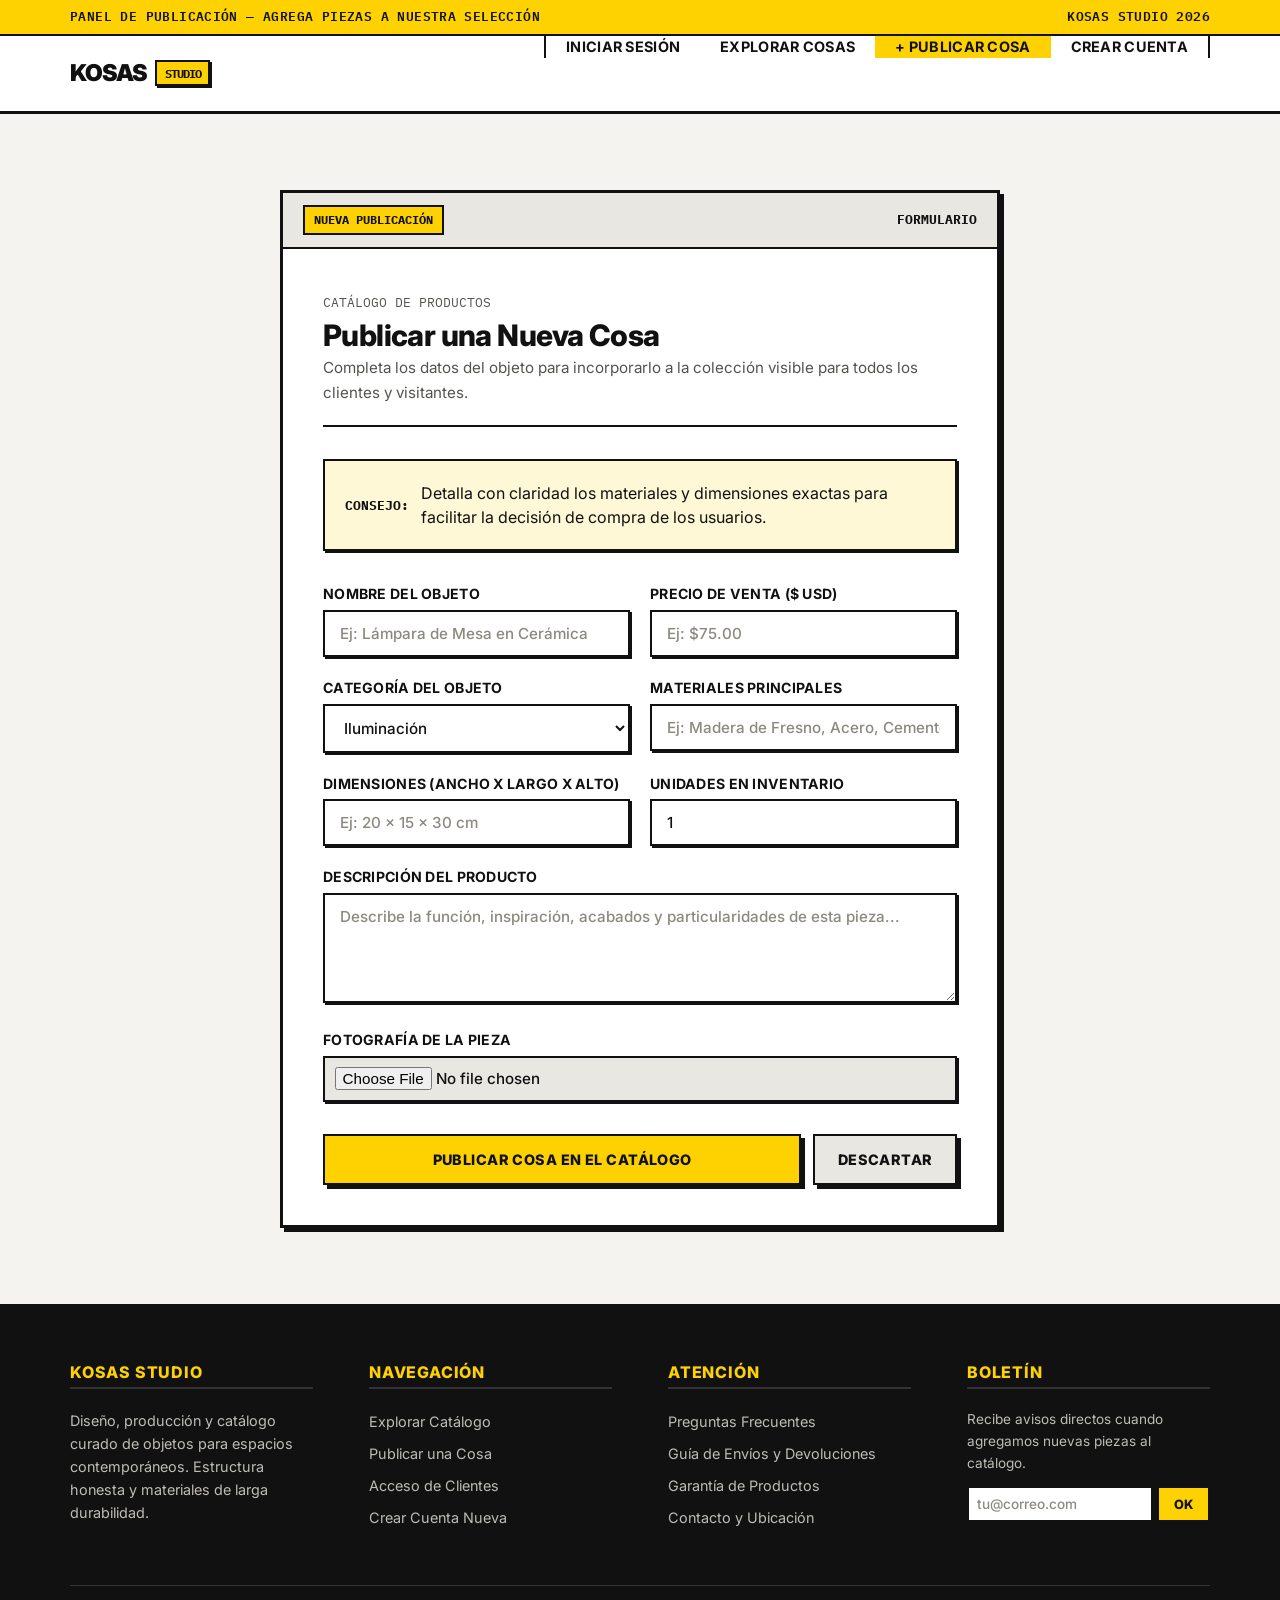
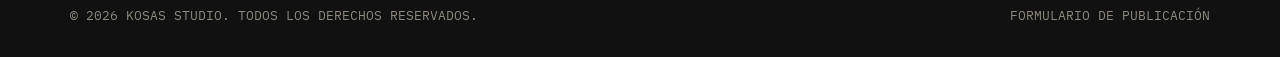
<file: pages/agregar-cosa.html>
<!DOCTYPE html>
<html lang="es">
<head>
  <meta charset="UTF-8">
  <meta name="viewport" content="width=device-width, initial-scale=1.0">
  <title>Publicar una Cosa — KOSAS STUDIO</title>
  <meta name="description" content="Formulario para agregar y publicar un nuevo objeto o producto en el catálogo.">
  <link rel="stylesheet" href="../css/style.css">
</head>
<body>

  <aside class="top-notice">
    <div class="container top-notice-inner">
      <span>PANEL DE PUBLICACIÓN — AGREGA PIEZAS A NUESTRA SELECCIÓN</span>
      <span>KOSAS STUDIO 2026</span>
    </div>
  </aside>

  <header class="navbar">
    <div class="container navbar-inner">
      <a href="../index.html" class="nav-brand">
        <span>KOSAS</span>
        <span class="nav-brand-badge">STUDIO</span>
      </a>

      <nav aria-label="Navegación del sitio">
        <ul class="nav-links">
          <li><a href="../index.html" class="nav-link">Iniciar Sesión</a></li>
          <li><a href="catalogo.html" class="nav-link">Explorar Cosas</a></li>
          <li><a href="agregar-cosa.html" class="nav-link highlight active">+ Publicar Cosa</a></li>
          <li><a href="registro.html" class="nav-link">Crear Cuenta</a></li>
        </ul>
      </nav>
    </div>
  </header>

  <main class="main-content">
    <div class="container panel-wrapper">

      <div class="form-panel-wide b-card">
        
        <div class="card-header">
          <span class="tag tag-yellow">NUEVA PUBLICACIÓN</span>
          <span class="mono" style="font-size: 0.8rem; font-weight: 700;">FORMULARIO</span>
        </div>

        <div class="card-body" style="padding: clamp(1.5rem, 3.5vw, 2.5rem);">
          
          <div class="form-header-area">
            <span class="mono" style="font-size: 0.8rem; color: var(--color-text-muted);">CATÁLOGO DE PRODUCTOS</span>
            <h1>Publicar una Nueva Cosa</h1>
            <p style="margin-top: 0.25rem;">
              Completa los datos del objeto para incorporarlo a la colección visible para todos los clientes y visitantes.
            </p>
          </div>

          <div class="callout-box">
            <span class="mono" style="font-weight: 700; font-size: 0.8rem;">CONSEJO:</span>
            <div>
              Detalla con claridad los materiales y dimensiones exactas para facilitar la decisión de compra de los usuarios.
            </div>
          </div>

          <form action="catalogo.html" method="GET">
            
            <div class="form-grid-2">
              <div class="form-group">
                <label for="nombre-producto" class="form-label">Nombre del Objeto</label>
                <input 
                  type="text" 
                  id="nombre-producto" 
                  name="nombre-producto" 
                  class="form-input" 
                  placeholder="Ej: Lámpara de Mesa en Cerámica" 
                  required
                >
              </div>

              <div class="form-group">
                <label for="precio" class="form-label">Precio de Venta ($ USD)</label>
                <input 
                  type="text" 
                  id="precio" 
                  name="precio" 
                  class="form-input mono" 
                  placeholder="Ej: $75.00" 
                  required
                >
              </div>
            </div>

            <div class="form-grid-2">
              <div class="form-group">
                <label for="categoria" class="form-label">Categoría del Objeto</label>
                <select id="categoria" name="categoria" class="form-input" style="cursor: pointer;">
                  <option value="iluminacion">Iluminación</option>
                  <option value="mobiliario">Mobiliario Auxiliar</option>
                  <option value="accesorios">Accesorios de Mesa</option>
                  <option value="estudio">Artículos de Estudio</option>
                  <option value="decoracion">Decoración & Hogar</option>
                </select>
              </div>

              <div class="form-group">
                <label for="materiales" class="form-label">Materiales Principales</label>
                <input 
                  type="text" 
                  id="materiales" 
                  name="materiales" 
                  class="form-input" 
                  placeholder="Ej: Madera de Fresno, Acero, Cemento" 
                  required
                >
              </div>
            </div>

            <div class="form-grid-2">
              <div class="form-group">
                <label for="dimensiones" class="form-label">Dimensiones (Ancho x Largo x Alto)</label>
                <input 
                  type="text" 
                  id="dimensiones" 
                  name="dimensiones" 
                  class="form-input mono" 
                  placeholder="Ej: 20 x 15 x 30 cm"
                >
              </div>

              <div class="form-group">
                <label for="stock" class="form-label">Unidades en Inventario</label>
                <input 
                  type="number" 
                  id="stock" 
                  name="stock" 
                  class="form-input mono" 
                  placeholder="Ej: 10" 
                  min="1" 
                  value="1"
                >
              </div>
            </div>

            <div class="form-group">
              <label for="descripcion" class="form-label">Descripción del Producto</label>
              <textarea 
                id="descripcion" 
                name="descripcion" 
                class="form-input" 
                rows="4" 
                placeholder="Describe la función, inspiración, acabados y particularidades de esta pieza..." 
                required
              ></textarea>
            </div>

            <div class="form-group">
              <label for="foto-producto" class="form-label">Fotografía de la Pieza</label>
              <input 
                type="file" 
                id="foto-producto" 
                name="foto-producto" 
                class="form-input"
              >
            </div>

            <div style="display: flex; gap: var(--space-sm); flex-wrap: wrap; margin-top: var(--space-lg);">
              <button type="submit" class="btn btn-primary" style="flex: 1; padding: 0.95rem;">
                Publicar Cosa en el Catálogo
              </button>
              <a href="catalogo.html" class="btn" style="background-color: var(--color-surface-muted);">
                Descartar
              </a>
            </div>

          </form>

        </div>

      </div>

    </div>
  </main>

  <footer class="footer">
    <div class="container">
      <div class="footer-columns">
        <div class="footer-col">
          <h4>KOSAS STUDIO</h4>
          <p style="color: #bfbcb6; font-size: 0.9rem; line-height: 1.6;">
            Diseño, producción y catálogo curado de objetos para espacios contemporáneos. Estructura honesta y materiales de larga durabilidad.
          </p>
        </div>

        <div class="footer-col">
          <h4>NAVEGACIÓN</h4>
          <ul class="footer-links">
            <li><a href="catalogo.html" class="footer-link">Explorar Catálogo</a></li>
            <li><a href="agregar-cosa.html" class="footer-link">Publicar una Cosa</a></li>
            <li><a href="../index.html" class="footer-link">Acceso de Clientes</a></li>
            <li><a href="registro.html" class="footer-link">Crear Cuenta Nueva</a></li>
          </ul>
        </div>

        <div class="footer-col">
          <h4>ATENCIÓN</h4>
          <ul class="footer-links">
            <li><a href="faq.html" class="footer-link">Preguntas Frecuentes</a></li>
            <li><a href="envios-devoluciones.html" class="footer-link">Guía de Envíos y Devoluciones</a></li>
            <li><a href="garantia.html" class="footer-link">Garantía de Productos</a></li>
            <li><a href="contacto.html" class="footer-link">Contacto y Ubicación</a></li>
          </ul>
        </div>

        <div class="footer-col">
          <h4>BOLETÍN</h4>
          <p style="color: #bfbcb6; font-size: 0.85rem; margin-bottom: 0.75rem;">
            Recibe avisos directos cuando agregamos nuevas piezas al catálogo.
          </p>
          <div style="display: flex; gap: 0.25rem;">
            <input type="email" placeholder="tu@correo.com" class="form-input" style="padding: 0.5rem; font-size: 0.85rem;">
            <button class="btn btn-primary btn-sm" type="button">OK</button>
          </div>
        </div>
      </div>

      <div class="footer-bottom">
        <span>© 2026 KOSAS STUDIO. TODOS LOS DERECHOS RESERVADOS.</span>
        <span>FORMULARIO DE PUBLICACIÓN</span>
      </div>
    </div>
  </footer>

</body>
</html>
</file>
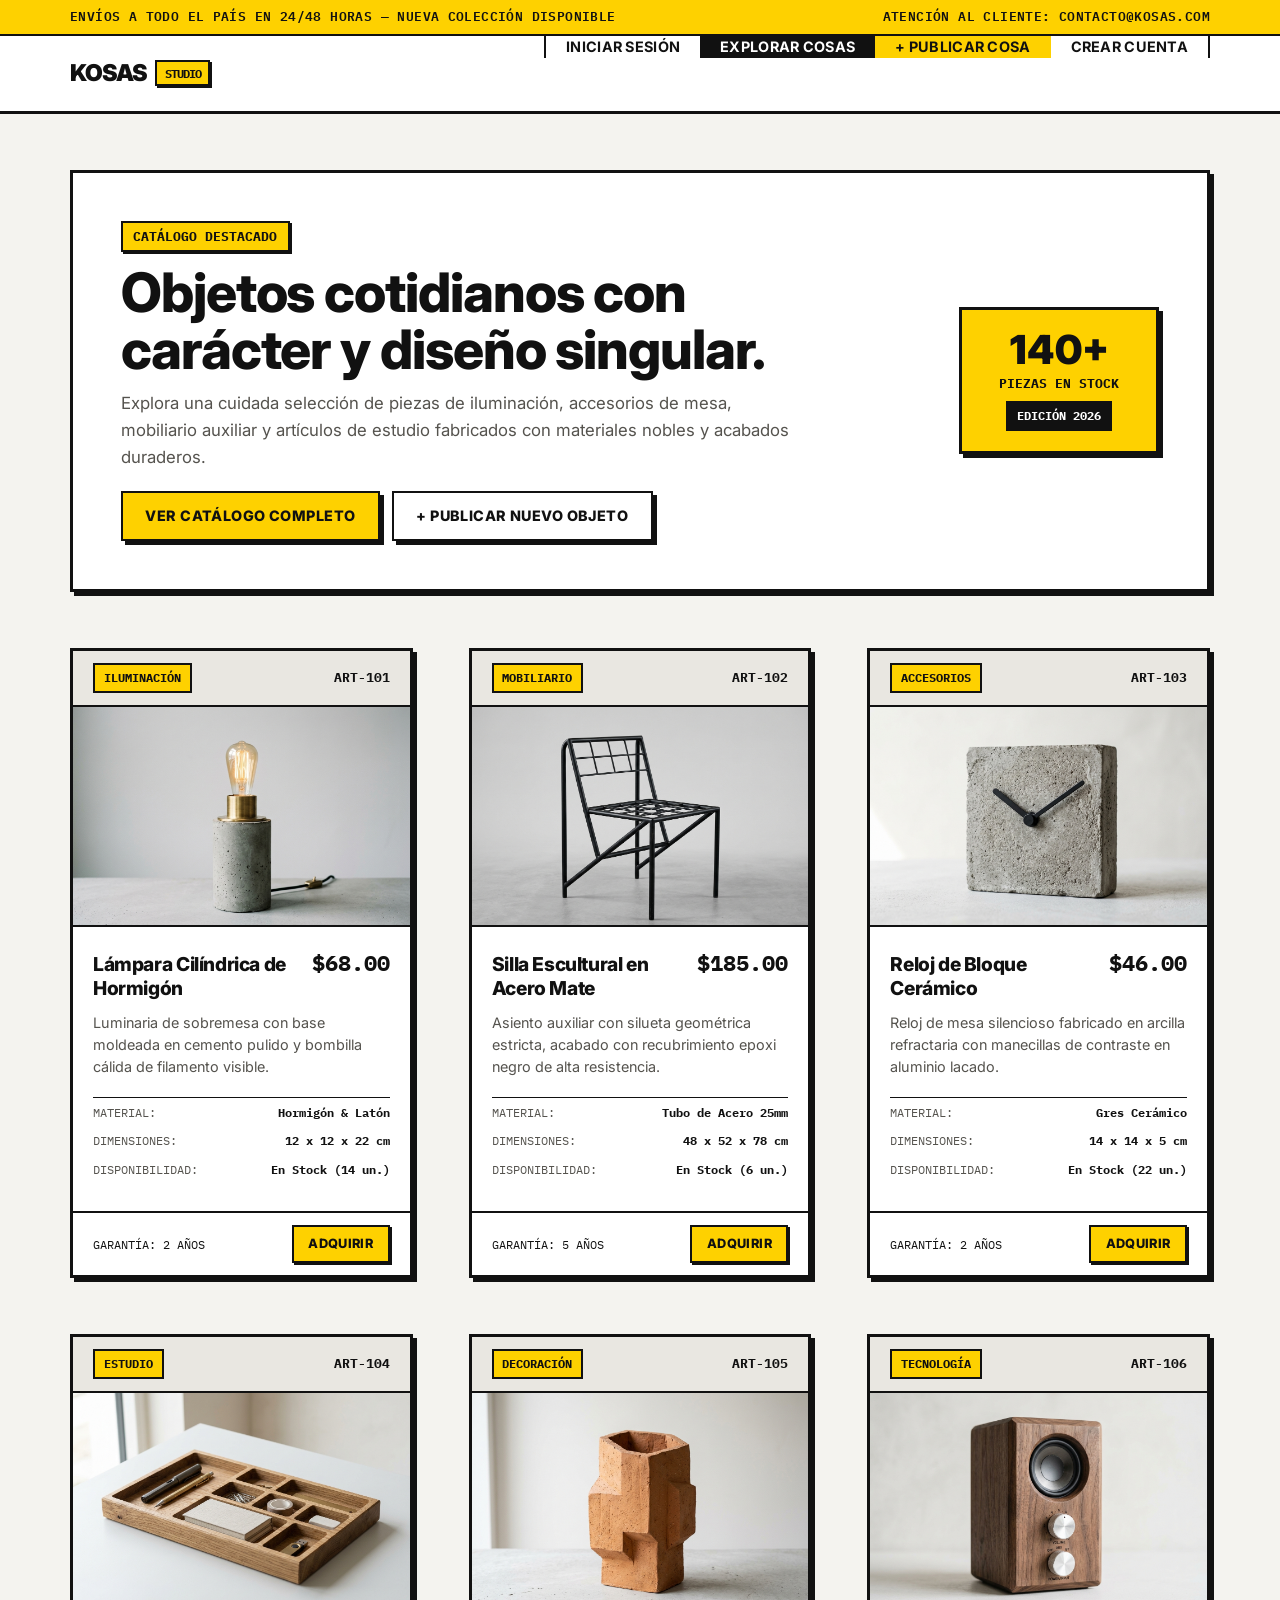
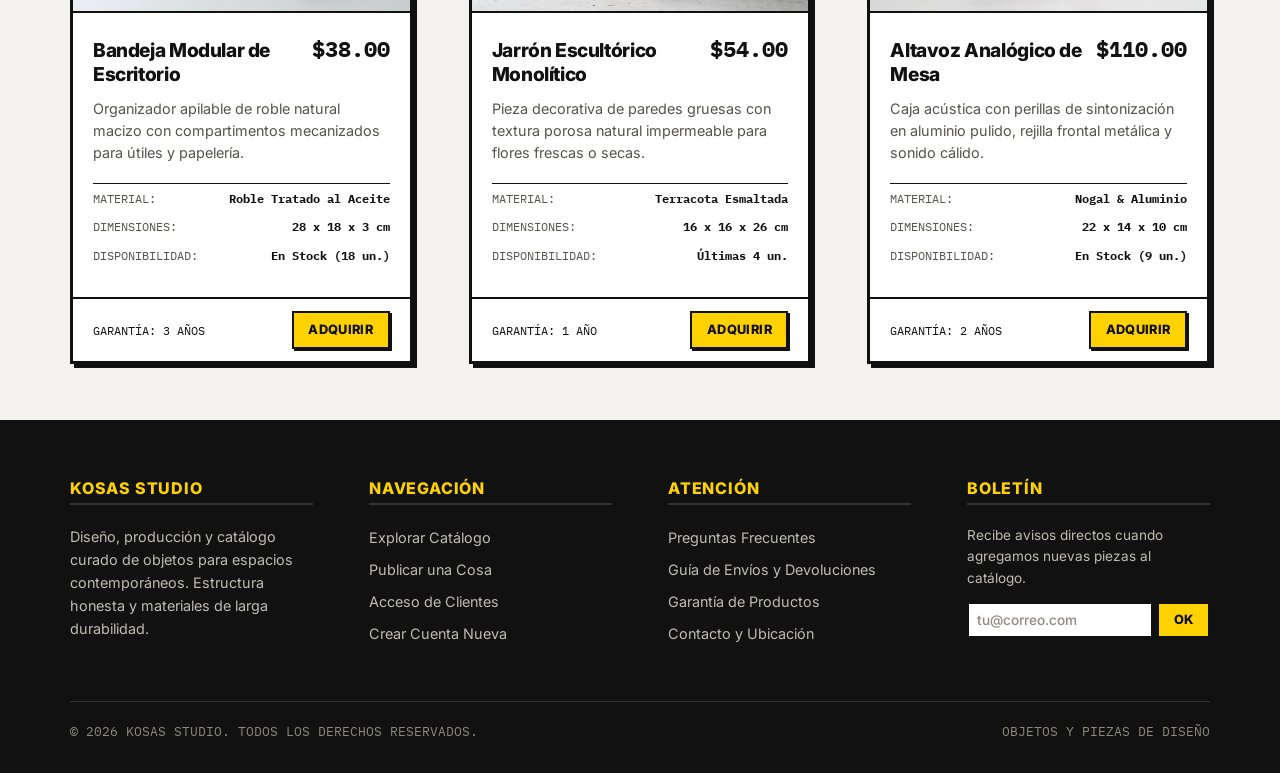
<file: pages/catalogo.html>
<!DOCTYPE html>
<html lang="es">
<head>
  <meta charset="UTF-8">
  <meta name="viewport" content="width=device-width, initial-scale=1.0">
  <title>KOSAS — Catálogo de Objetos & Piezas de Diseño</title>
  <meta name="description" content="Colección curada de objetos cotidianos, iluminación, mobiliario y accesorios singulares para el hogar y el estudio.">
  <link rel="stylesheet" href="../css/style.css">
</head>
<body>

  <aside class="top-notice">
    <div class="container top-notice-inner">
      <span>ENVÍOS A TODO EL PAÍS EN 24/48 HORAS — NUEVA COLECCIÓN DISPONIBLE</span>
      <span>ATENCIÓN AL CLIENTE: CONTACTO@KOSAS.COM</span>
    </div>
  </aside>

  <header class="navbar">
    <div class="container navbar-inner">
      <a href="../index.html" class="nav-brand">
        <span>KOSAS</span>
        <span class="nav-brand-badge">STUDIO</span>
      </a>

      <nav aria-label="Navegación del sitio">
        <ul class="nav-links">
          <li><a href="../index.html" class="nav-link">Iniciar Sesión</a></li>
          <li><a href="catalogo.html" class="nav-link active">Explorar Cosas</a></li>
          <li><a href="agregar-cosa.html" class="nav-link highlight">+ Publicar Cosa</a></li>
          <li><a href="registro.html" class="nav-link">Crear Cuenta</a></li>
        </ul>
      </nav>
    </div>
  </header>

  <main class="main-content">
    <div class="container">

      <section class="hero-banner">
        <div class="hero-content">
          <span class="hero-pill">Catálogo Destacado</span>
          <h1 class="hero-title">Objetos cotidianos con carácter y diseño singular.</h1>
          <p class="hero-subtitle">
            Explora una cuidada selección de piezas de iluminación, accesorios de mesa, mobiliario auxiliar y artículos de estudio fabricados con materiales nobles y acabados duraderos.
          </p>
          <div class="hero-actions">
            <a href="#catalogo" class="btn btn-primary">Ver Catálogo Completo</a>
            <a href="agregar-cosa.html" class="btn">+ Publicar Nuevo Objeto</a>
          </div>
        </div>

        <div class="hero-highlight-box">
          <span class="big-num">140+</span>
          <span class="sub-label">Piezas en Stock</span>
          <span class="tag tag-dark" style="margin-top: 0.5rem;">EDICIÓN 2026</span>
        </div>
      </section>

      <section id="catalogo" class="items-grid" aria-label="Catálogo de productos">

        <article class="b-card">
          <div class="card-header">
            <span class="tag tag-yellow">ILUMINACIÓN</span>
            <span class="mono" style="font-size: 0.8rem; font-weight: 700;">ART-101</span>
          </div>
          <div class="item-img-container">
            <img src="../img/lampara-hormigon.jpg" alt="Lámpara Cilíndrica de Hormigón" class="item-img">
          </div>
          <div class="card-body">
            <div style="display: flex; justify-content: space-between; align-items: baseline; margin-bottom: 0.4rem;">
              <h2 class="item-title">Lámpara Cilíndrica de Hormigón</h2>
              <span class="item-price">$68.00</span>
            </div>
            <p class="item-desc">Luminaria de sobremesa con base moldeada en cemento pulido y bombilla cálida de filamento visible.</p>
            <table class="specs-table">
              <tr><td>MATERIAL:</td><td>Hormigón & Latón</td></tr>
              <tr><td>DIMENSIONES:</td><td>12 x 12 x 22 cm</td></tr>
              <tr><td>DISPONIBILIDAD:</td><td>En Stock (14 un.)</td></tr>
            </table>
          </div>
          <div class="card-footer">
            <span class="mono" style="font-size: 0.78rem;">GARANTÍA: 2 AÑOS</span>
            <a href="detalle-producto.html" class="btn btn-sm btn-primary">Adquirir</a>
          </div>
        </article>

        <article class="b-card">
          <div class="card-header">
            <span class="tag tag-yellow">MOBILIARIO</span>
            <span class="mono" style="font-size: 0.8rem; font-weight: 700;">ART-102</span>
          </div>
          <div class="item-img-container">
            <img src="../img/silla-acero.jpg" alt="Silla Escultural en Acero Mate" class="item-img">
          </div>
          <div class="card-body">
            <div style="display: flex; justify-content: space-between; align-items: baseline; margin-bottom: 0.4rem;">
              <h2 class="item-title">Silla Escultural en Acero Mate</h2>
              <span class="item-price">$185.00</span>
            </div>
            <p class="item-desc">Asiento auxiliar con silueta geométrica estricta, acabado con recubrimiento epoxi negro de alta resistencia.</p>
            <table class="specs-table">
              <tr><td>MATERIAL:</td><td>Tubo de Acero 25mm</td></tr>
              <tr><td>DIMENSIONES:</td><td>48 x 52 x 78 cm</td></tr>
              <tr><td>DISPONIBILIDAD:</td><td>En Stock (6 un.)</td></tr>
            </table>
          </div>
          <div class="card-footer">
            <span class="mono" style="font-size: 0.78rem;">GARANTÍA: 5 AÑOS</span>
            <a href="detalle-producto.html" class="btn btn-sm btn-primary">Adquirir</a>
          </div>
        </article>

        <article class="b-card">
          <div class="card-header">
            <span class="tag tag-yellow">ACCESORIOS</span>
            <span class="mono" style="font-size: 0.8rem; font-weight: 700;">ART-103</span>
          </div>
          <div class="item-img-container">
            <img src="../img/reloj-ceramica.jpg" alt="Reloj de Bloque Cerámico" class="item-img">
          </div>
          <div class="card-body">
            <div style="display: flex; justify-content: space-between; align-items: baseline; margin-bottom: 0.4rem;">
              <h2 class="item-title">Reloj de Bloque Cerámico</h2>
              <span class="item-price">$46.00</span>
            </div>
            <p class="item-desc">Reloj de mesa silencioso fabricado en arcilla refractaria con manecillas de contraste en aluminio lacado.</p>
            <table class="specs-table">
              <tr><td>MATERIAL:</td><td>Gres Cerámico</td></tr>
              <tr><td>DIMENSIONES:</td><td>14 x 14 x 5 cm</td></tr>
              <tr><td>DISPONIBILIDAD:</td><td>En Stock (22 un.)</td></tr>
            </table>
          </div>
          <div class="card-footer">
            <span class="mono" style="font-size: 0.78rem;">GARANTÍA: 2 AÑOS</span>
            <a href="detalle-producto.html" class="btn btn-sm btn-primary">Adquirir</a>
          </div>
        </article>

        <article class="b-card">
          <div class="card-header">
            <span class="tag tag-yellow">ESTUDIO</span>
            <span class="mono" style="font-size: 0.8rem; font-weight: 700;">ART-104</span>
          </div>
          <div class="item-img-container">
            <img src="../img/bandeja-madera.jpg" alt="Bandeja Modular de Escritorio" class="item-img">
          </div>
          <div class="card-body">
            <div style="display: flex; justify-content: space-between; align-items: baseline; margin-bottom: 0.4rem;">
              <h2 class="item-title">Bandeja Modular de Escritorio</h2>
              <span class="item-price">$38.00</span>
            </div>
            <p class="item-desc">Organizador apilable de roble natural macizo con compartimentos mecanizados para útiles y papelería.</p>
            <table class="specs-table">
              <tr><td>MATERIAL:</td><td>Roble Tratado al Aceite</td></tr>
              <tr><td>DIMENSIONES:</td><td>28 x 18 x 3 cm</td></tr>
              <tr><td>DISPONIBILIDAD:</td><td>En Stock (18 un.)</td></tr>
            </table>
          </div>
          <div class="card-footer">
            <span class="mono" style="font-size: 0.78rem;">GARANTÍA: 3 AÑOS</span>
            <a href="detalle-producto.html" class="btn btn-sm btn-primary">Adquirir</a>
          </div>
        </article>

        <article class="b-card">
          <div class="card-header">
            <span class="tag tag-yellow">DECORACIÓN</span>
            <span class="mono" style="font-size: 0.8rem; font-weight: 700;">ART-105</span>
          </div>
          <div class="item-img-container">
            <img src="../img/jarron-terracota.jpg" alt="Jarrón Escultórico Monolítico" class="item-img">
          </div>
          <div class="card-body">
            <div style="display: flex; justify-content: space-between; align-items: baseline; margin-bottom: 0.4rem;">
              <h2 class="item-title">Jarrón Escultórico Monolítico</h2>
              <span class="item-price">$54.00</span>
            </div>
            <p class="item-desc">Pieza decorativa de paredes gruesas con textura porosa natural impermeable para flores frescas o secas.</p>
            <table class="specs-table">
              <tr><td>MATERIAL:</td><td>Terracota Esmaltada</td></tr>
              <tr><td>DIMENSIONES:</td><td>16 x 16 x 26 cm</td></tr>
              <tr><td>DISPONIBILIDAD:</td><td>Últimas 4 un.</td></tr>
            </table>
          </div>
          <div class="card-footer">
            <span class="mono" style="font-size: 0.78rem;">GARANTÍA: 1 AÑO</span>
            <a href="detalle-producto.html" class="btn btn-sm btn-primary">Adquirir</a>
          </div>
        </article>

        <article class="b-card">
          <div class="card-header">
            <span class="tag tag-yellow">TECNOLOGÍA</span>
            <span class="mono" style="font-size: 0.8rem; font-weight: 700;">ART-106</span>
          </div>
          <div class="item-img-container">
            <img src="../img/altavoz-mesa.jpg" alt="Altavoz Analógico de Mesa" class="item-img">
          </div>
          <div class="card-body">
            <div style="display: flex; justify-content: space-between; align-items: baseline; margin-bottom: 0.4rem;">
              <h2 class="item-title">Altavoz Analógico de Mesa</h2>
              <span class="item-price">$110.00</span>
            </div>
            <p class="item-desc">Caja acústica con perillas de sintonización en aluminio pulido, rejilla frontal metálica y sonido cálido.</p>
            <table class="specs-table">
              <tr><td>MATERIAL:</td><td>Nogal & Aluminio</td></tr>
              <tr><td>DIMENSIONES:</td><td>22 x 14 x 10 cm</td></tr>
              <tr><td>DISPONIBILIDAD:</td><td>En Stock (9 un.)</td></tr>
            </table>
          </div>
          <div class="card-footer">
            <span class="mono" style="font-size: 0.78rem;">GARANTÍA: 2 AÑOS</span>
            <a href="detalle-producto.html" class="btn btn-sm btn-primary">Adquirir</a>
          </div>
        </article>

      </section>

    </div>
  </main>

  <footer class="footer">
    <div class="container">
      <div class="footer-columns">
        <div class="footer-col">
          <h4>KOSAS STUDIO</h4>
          <p style="color: #bfbcb6; font-size: 0.9rem; line-height: 1.6;">
            Diseño, producción y catálogo curado de objetos para espacios contemporáneos. Estructura honesta y materiales de larga durabilidad.
          </p>
        </div>

        <div class="footer-col">
          <h4>NAVEGACIÓN</h4>
          <ul class="footer-links">
            <li><a href="catalogo.html" class="footer-link">Explorar Catálogo</a></li>
            <li><a href="agregar-cosa.html" class="footer-link">Publicar una Cosa</a></li>
            <li><a href="../index.html" class="footer-link">Acceso de Clientes</a></li>
            <li><a href="registro.html" class="footer-link">Crear Cuenta Nueva</a></li>
          </ul>
        </div>

        <div class="footer-col">
          <h4>ATENCIÓN</h4>
          <ul class="footer-links">
            <li><a href="faq.html" class="footer-link">Preguntas Frecuentes</a></li>
            <li><a href="envios-devoluciones.html" class="footer-link">Guía de Envíos y Devoluciones</a></li>
            <li><a href="garantia.html" class="footer-link">Garantía de Productos</a></li>
            <li><a href="contacto.html" class="footer-link">Contacto y Ubicación</a></li>
          </ul>
        </div>

        <div class="footer-col">
          <h4>BOLETÍN</h4>
          <p style="color: #bfbcb6; font-size: 0.85rem; margin-bottom: 0.75rem;">
            Recibe avisos directos cuando agregamos nuevas piezas al catálogo.
          </p>
          <div style="display: flex; gap: 0.25rem;">
            <input type="email" placeholder="tu@correo.com" class="form-input" style="padding: 0.5rem; font-size: 0.85rem;">
            <button class="btn btn-primary btn-sm" type="button">OK</button>
          </div>
        </div>
      </div>

      <div class="footer-bottom">
        <span>© 2026 KOSAS STUDIO. TODOS LOS DERECHOS RESERVADOS.</span>
        <span>OBJETOS Y PIEZAS DE DISEÑO</span>
      </div>
    </div>
  </footer>

</body>
</html>
</file>
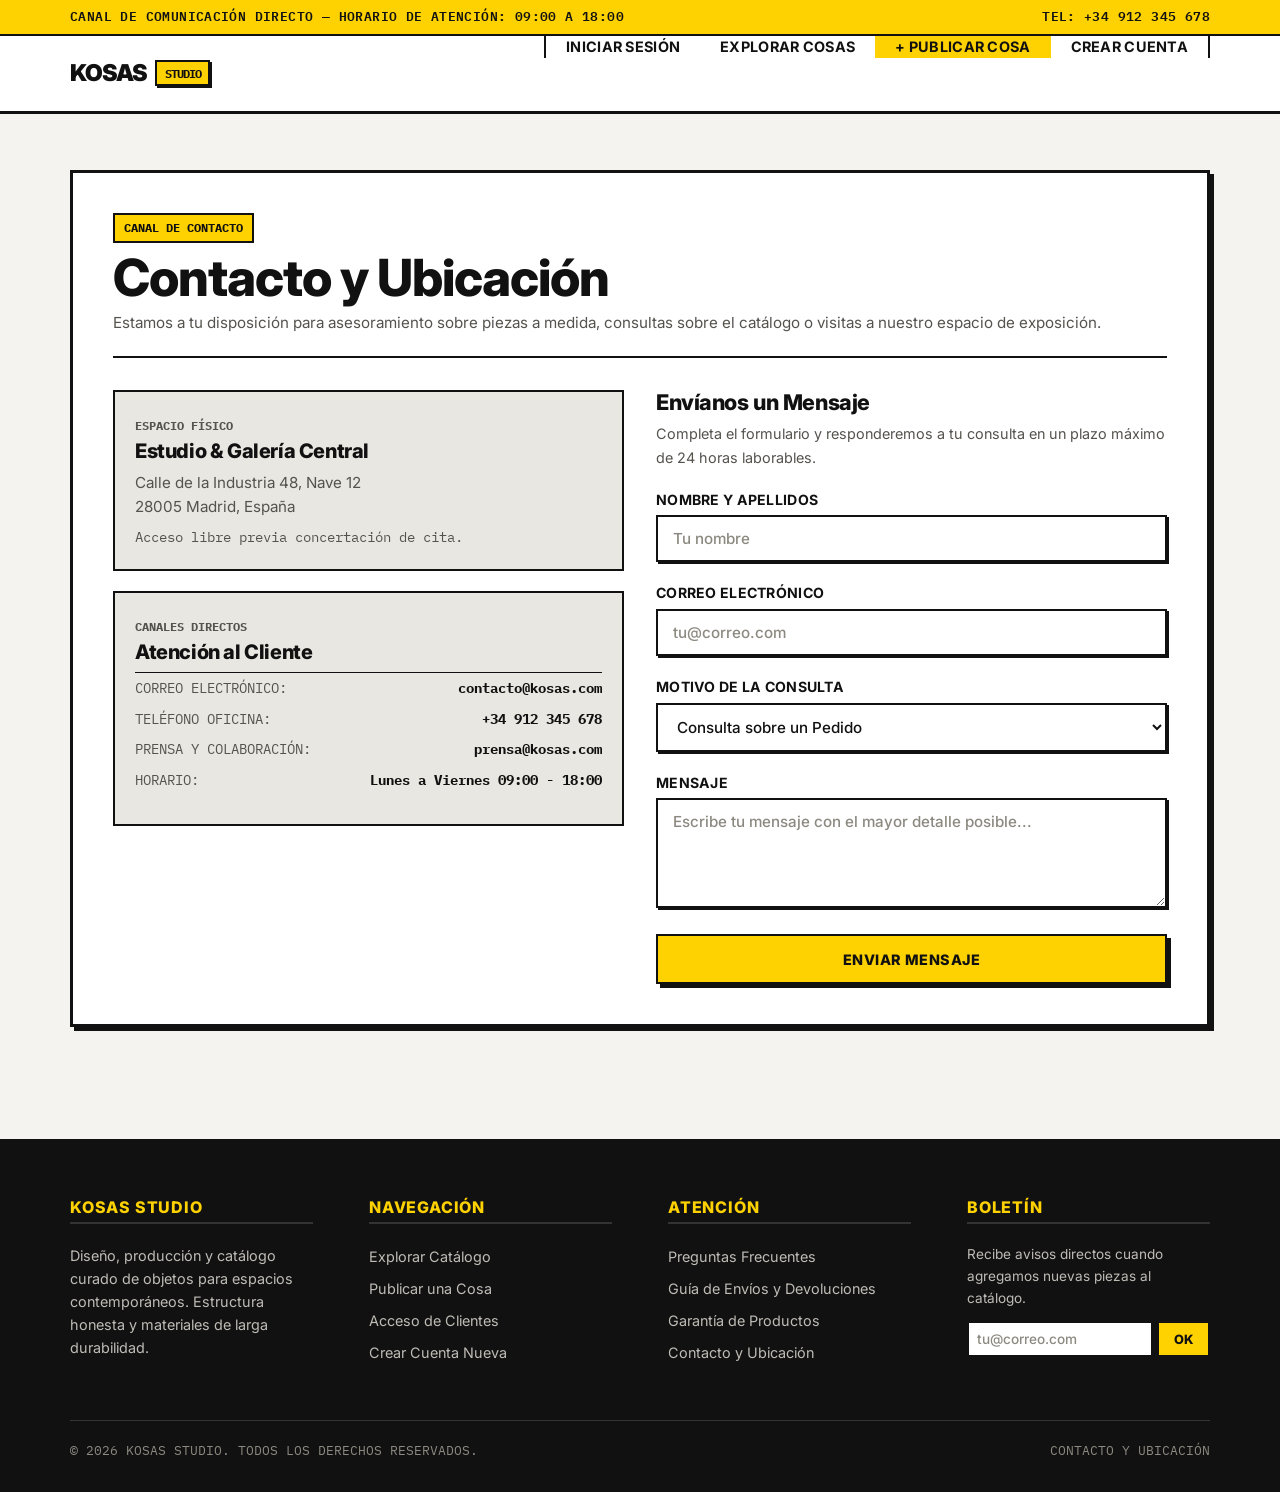
<file: pages/contacto.html>
<!DOCTYPE html>
<html lang="es">
<head>
  <meta charset="UTF-8">
  <meta name="viewport" content="width=device-width, initial-scale=1.0">
  <title>Contacto y Ubicación — KOSAS STUDIO</title>
  <meta name="description" content="Información de contacto, ubicación del estudio central y formulario de atención directa.">
  <link rel="stylesheet" href="../css/style.css">
</head>
<body>

  <aside class="top-notice">
    <div class="container top-notice-inner">
      <span>CANAL DE COMUNICACIÓN DIRECTO — HORARIO DE ATENCIÓN: 09:00 A 18:00</span>
      <span>TEL: +34 912 345 678</span>
    </div>
  </aside>

  <header class="navbar">
    <div class="container navbar-inner">
      <a href="../index.html" class="nav-brand">
        <span>KOSAS</span>
        <span class="nav-brand-badge">STUDIO</span>
      </a>

      <nav aria-label="Navegación del sitio">
        <ul class="nav-links">
          <li><a href="../index.html" class="nav-link">Iniciar Sesión</a></li>
          <li><a href="catalogo.html" class="nav-link">Explorar Cosas</a></li>
          <li><a href="agregar-cosa.html" class="nav-link highlight">+ Publicar Cosa</a></li>
          <li><a href="registro.html" class="nav-link">Crear Cuenta</a></li>
        </ul>
      </nav>
    </div>
  </header>

  <main class="main-content">
    <div class="container">

      <div class="info-content-card">
        <div class="info-header">
          <span class="tag tag-yellow">CANAL DE CONTACTO</span>
          <h1 style="margin-top: 0.35rem;">Contacto y Ubicación</h1>
          <p style="margin-top: 0.25rem;">
            Estamos a tu disposición para asesoramiento sobre piezas a medida, consultas sobre el catálogo o visitas a nuestro espacio de exposición.
          </p>
        </div>

        <div class="contact-layout">

          <div>
            <div class="contact-box">
              <span class="mono" style="font-size: 0.75rem; font-weight: 700; color: var(--color-text-muted);">ESPACIO FÍSICO</span>
              <h2 style="font-size: 1.25rem; margin: 0.25rem 0 0.5rem;">Estudio & Galería Central</h2>
              <p style="font-size: 0.95rem; margin-bottom: 0.5rem;">Calle de la Industria 48, Nave 12<br>28005 Madrid, España</p>
              <p class="mono" style="font-size: 0.85rem;">Acceso libre previa concertación de cita.</p>
            </div>

            <div class="contact-box">
              <span class="mono" style="font-size: 0.75rem; font-weight: 700; color: var(--color-text-muted);">CANALES DIRECTOS</span>
              <h2 style="font-size: 1.25rem; margin: 0.25rem 0 0.5rem;">Atención al Cliente</h2>
              <table class="specs-table" style="font-size: 0.88rem;">
                <tr><td>CORREO ELECTRÓNICO:</td><td>contacto@kosas.com</td></tr>
                <tr><td>TELÉFONO OFICINA:</td><td>+34 912 345 678</td></tr>
                <tr><td>PRENSA Y COLABORACIÓN:</td><td>prensa@kosas.com</td></tr>
                <tr><td>HORARIO:</td><td>Lunes a Viernes 09:00 - 18:00</td></tr>
              </table>
            </div>
          </div>

          <div>
            <h2 style="font-size: 1.35rem; margin-bottom: 0.5rem;">Envíanos un Mensaje</h2>
            <p style="font-size: 0.9rem; margin-bottom: var(--space-md);">
              Completa el formulario y responderemos a tu consulta en un plazo máximo de 24 horas laborables.
            </p>

            <form action="catalogo.html" method="GET">
              <div class="form-group">
                <label for="nombre-contacto" class="form-label">Nombre y Apellidos</label>
                <input type="text" id="nombre-contacto" name="nombre-contacto" class="form-input" placeholder="Tu nombre" required>
              </div>

              <div class="form-group">
                <label for="correo-contacto" class="form-label">Correo Electrónico</label>
                <input type="email" id="correo-contacto" name="correo-contacto" class="form-input" placeholder="tu@correo.com" required>
              </div>

              <div class="form-group">
                <label for="motivo" class="form-label">Motivo de la Consulta</label>
                <select id="motivo" name="motivo" class="form-input" style="cursor: pointer;">
                  <option value="pedido">Consulta sobre un Pedido</option>
                  <option value="producto">Información sobre una Pieza</option>
                  <option value="publicar">Propuesta de Publicación / Artesanía</option>
                  <option value="otro">Otro Asunto</option>
                </select>
              </div>

              <div class="form-group">
                <label for="mensaje" class="form-label">Mensaje</label>
                <textarea id="mensaje" name="mensaje" class="form-input" rows="4" placeholder="Escribe tu mensaje con el mayor detalle posible..." required></textarea>
              </div>

              <button type="submit" class="btn btn-primary btn-block" style="padding: 0.9rem;">
                Enviar Mensaje
              </button>
            </form>
          </div>

        </div>
      </div>

    </div>
  </main>

  <footer class="footer">
    <div class="container">
      <div class="footer-columns">
        <div class="footer-col">
          <h4>KOSAS STUDIO</h4>
          <p style="color: #bfbcb6; font-size: 0.9rem; line-height: 1.6;">
            Diseño, producción y catálogo curado de objetos para espacios contemporáneos. Estructura honesta y materiales de larga durabilidad.
          </p>
        </div>

        <div class="footer-col">
          <h4>NAVEGACIÓN</h4>
          <ul class="footer-links">
            <li><a href="catalogo.html" class="footer-link">Explorar Catálogo</a></li>
            <li><a href="agregar-cosa.html" class="footer-link">Publicar una Cosa</a></li>
            <li><a href="../index.html" class="footer-link">Acceso de Clientes</a></li>
            <li><a href="registro.html" class="footer-link">Crear Cuenta Nueva</a></li>
          </ul>
        </div>

        <div class="footer-col">
          <h4>ATENCIÓN</h4>
          <ul class="footer-links">
            <li><a href="faq.html" class="footer-link">Preguntas Frecuentes</a></li>
            <li><a href="envios-devoluciones.html" class="footer-link">Guía de Envíos y Devoluciones</a></li>
            <li><a href="garantia.html" class="footer-link">Garantía de Productos</a></li>
            <li><a href="contacto.html" class="footer-link">Contacto y Ubicación</a></li>
          </ul>
        </div>

        <div class="footer-col">
          <h4>BOLETÍN</h4>
          <p style="color: #bfbcb6; font-size: 0.85rem; margin-bottom: 0.75rem;">
            Recibe avisos directos cuando agregamos nuevas piezas al catálogo.
          </p>
          <div style="display: flex; gap: 0.25rem;">
            <input type="email" placeholder="tu@correo.com" class="form-input" style="padding: 0.5rem; font-size: 0.85rem;">
            <button class="btn btn-primary btn-sm" type="button">OK</button>
          </div>
        </div>
      </div>

      <div class="footer-bottom">
        <span>© 2026 KOSAS STUDIO. TODOS LOS DERECHOS RESERVADOS.</span>
        <span>CONTACTO Y UBICACIÓN</span>
      </div>
    </div>
  </footer>

</body>
</html>
</file>
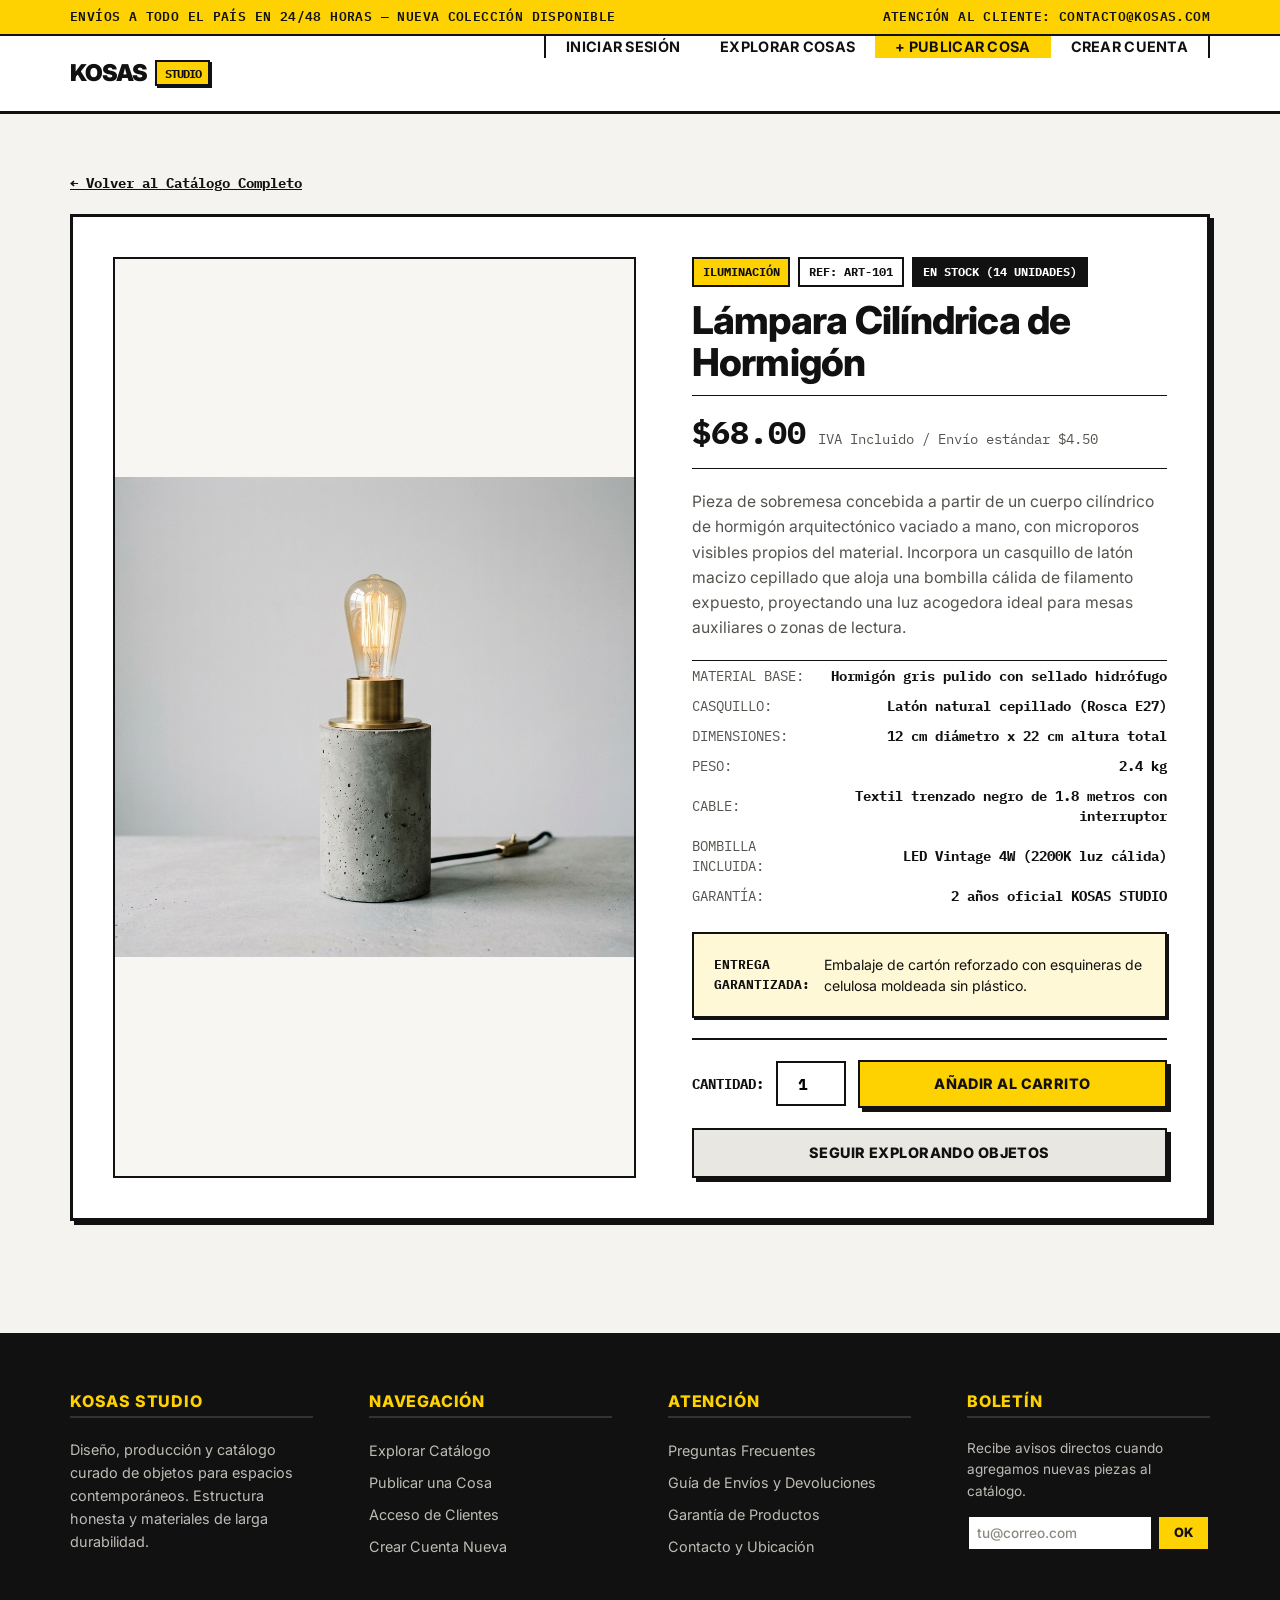
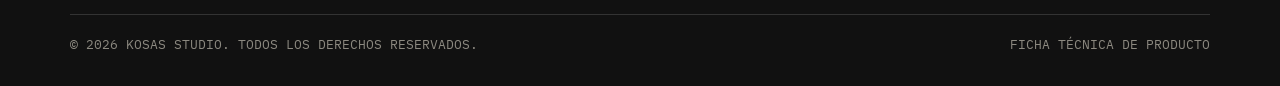
<file: pages/detalle-producto.html>
<!DOCTYPE html>
<html lang="es">
<head>
  <meta charset="UTF-8">
  <meta name="viewport" content="width=device-width, initial-scale=1.0">
  <title>Lámpara Cilíndrica de Hormigón — KOSAS STUDIO</title>
  <meta name="description" content="Detalle de producto y especificaciones técnicas de la Lámpara Cilíndrica de Hormigón.">
  <link rel="stylesheet" href="../css/style.css">
</head>
<body>

  <aside class="top-notice">
    <div class="container top-notice-inner">
      <span>ENVÍOS A TODO EL PAÍS EN 24/48 HORAS — NUEVA COLECCIÓN DISPONIBLE</span>
      <span>ATENCIÓN AL CLIENTE: CONTACTO@KOSAS.COM</span>
    </div>
  </aside>

  <header class="navbar">
    <div class="container navbar-inner">
      <a href="../index.html" class="nav-brand">
        <span>KOSAS</span>
        <span class="nav-brand-badge">STUDIO</span>
      </a>

      <nav aria-label="Navegación del sitio">
        <ul class="nav-links">
          <li><a href="../index.html" class="nav-link">Iniciar Sesión</a></li>
          <li><a href="catalogo.html" class="nav-link">Explorar Cosas</a></li>
          <li><a href="agregar-cosa.html" class="nav-link highlight">+ Publicar Cosa</a></li>
          <li><a href="registro.html" class="nav-link">Crear Cuenta</a></li>
        </ul>
      </nav>
    </div>
  </header>

  <main class="main-content">
    <div class="container">

      <div style="margin-bottom: var(--space-md);">
        <a href="catalogo.html" class="mono" style="font-size: 0.85rem; font-weight: 700; text-decoration: underline;">
          ← Volver al Catálogo Completo
        </a>
      </div>

      <div class="detail-grid">

        <div class="detail-image-box">
          <img src="../img/lampara-hormigon.jpg" alt="Lámpara Cilíndrica de Hormigón" class="detail-main-img">
        </div>

        <div class="detail-info">
          <div>
            <div class="detail-header-tags">
              <span class="tag tag-yellow">ILUMINACIÓN</span>
              <span class="tag">REF: ART-101</span>
              <span class="tag tag-dark">EN STOCK (14 UNIDADES)</span>
            </div>

            <h1 class="detail-title">Lámpara Cilíndrica de Hormigón</h1>

            <div class="detail-price-strip">
              <span class="detail-price-main">$68.00</span>
              <span class="mono" style="font-size: 0.85rem; color: var(--color-text-muted);">IVA Incluido / Envío estándar $4.50</span>
            </div>

            <p class="detail-description">
              Pieza de sobremesa concebida a partir de un cuerpo cilíndrico de hormigón arquitectónico vaciado a mano, con microporos visibles propios del material. Incorpora un casquillo de latón macizo cepillado que aloja una bombilla cálida de filamento expuesto, proyectando una luz acogedora ideal para mesas auxiliares o zonas de lectura.
            </p>

            <table class="specs-table" style="font-size: 0.85rem; margin-bottom: var(--space-md);">
              <tr><td>MATERIAL BASE:</td><td>Hormigón gris pulido con sellado hidrófugo</td></tr>
              <tr><td>CASQUILLO:</td><td>Latón natural cepillado (Rosca E27)</td></tr>
              <tr><td>DIMENSIONES:</td><td>12 cm diámetro x 22 cm altura total</td></tr>
              <tr><td>PESO:</td><td>2.4 kg</td></tr>
              <tr><td>CABLE:</td><td>Textil trenzado negro de 1.8 metros con interruptor</td></tr>
              <tr><td>BOMBILLA INCLUIDA:</td><td>LED Vintage 4W (2200K luz cálida)</td></tr>
              <tr><td>GARANTÍA:</td><td>2 años oficial KOSAS STUDIO</td></tr>
            </table>

            <div class="callout-box" style="margin-bottom: var(--space-md);">
              <span class="mono" style="font-weight: 700; font-size: 0.8rem;">ENTREGA GARANTIZADA:</span>
              <span style="font-size: 0.88rem;">Embalaje de cartón reforzado con esquineras de celulosa moldeada sin plástico.</span>
            </div>
          </div>

          <div style="border-top: var(--border-main); padding-top: var(--space-md);">
            <div class="qty-control">
              <label for="cantidad" class="mono" style="font-size: 0.85rem; font-weight: 700;">CANTIDAD:</label>
              <input type="number" id="cantidad" name="cantidad" value="1" min="1" max="14" class="qty-input">
              <button type="button" class="btn btn-primary" style="flex: 1; padding: 0.85rem;">
                Añadir al Carrito
              </button>
            </div>
            <a href="catalogo.html" class="btn btn-block" style="background-color: var(--color-surface-muted);">
              Seguir Explorando Objetos
            </a>
          </div>

        </div>

      </div>

    </div>
  </main>

  <footer class="footer">
    <div class="container">
      <div class="footer-columns">
        <div class="footer-col">
          <h4>KOSAS STUDIO</h4>
          <p style="color: #bfbcb6; font-size: 0.9rem; line-height: 1.6;">
            Diseño, producción y catálogo curado de objetos para espacios contemporáneos. Estructura honesta y materiales de larga durabilidad.
          </p>
        </div>

        <div class="footer-col">
          <h4>NAVEGACIÓN</h4>
          <ul class="footer-links">
            <li><a href="catalogo.html" class="footer-link">Explorar Catálogo</a></li>
            <li><a href="agregar-cosa.html" class="footer-link">Publicar una Cosa</a></li>
            <li><a href="../index.html" class="footer-link">Acceso de Clientes</a></li>
            <li><a href="registro.html" class="footer-link">Crear Cuenta Nueva</a></li>
          </ul>
        </div>

        <div class="footer-col">
          <h4>ATENCIÓN</h4>
          <ul class="footer-links">
            <li><a href="faq.html" class="footer-link">Preguntas Frecuentes</a></li>
            <li><a href="envios-devoluciones.html" class="footer-link">Guía de Envíos y Devoluciones</a></li>
            <li><a href="garantia.html" class="footer-link">Garantía de Productos</a></li>
            <li><a href="contacto.html" class="footer-link">Contacto y Ubicación</a></li>
          </ul>
        </div>

        <div class="footer-col">
          <h4>BOLETÍN</h4>
          <p style="color: #bfbcb6; font-size: 0.85rem; margin-bottom: 0.75rem;">
            Recibe avisos directos cuando agregamos nuevas piezas al catálogo.
          </p>
          <div style="display: flex; gap: 0.25rem;">
            <input type="email" placeholder="tu@correo.com" class="form-input" style="padding: 0.5rem; font-size: 0.85rem;">
            <button class="btn btn-primary btn-sm" type="button">OK</button>
          </div>
        </div>
      </div>

      <div class="footer-bottom">
        <span>© 2026 KOSAS STUDIO. TODOS LOS DERECHOS RESERVADOS.</span>
        <span>FICHA TÉCNICA DE PRODUCTO</span>
      </div>
    </div>
  </footer>

</body>
</html>
</file>
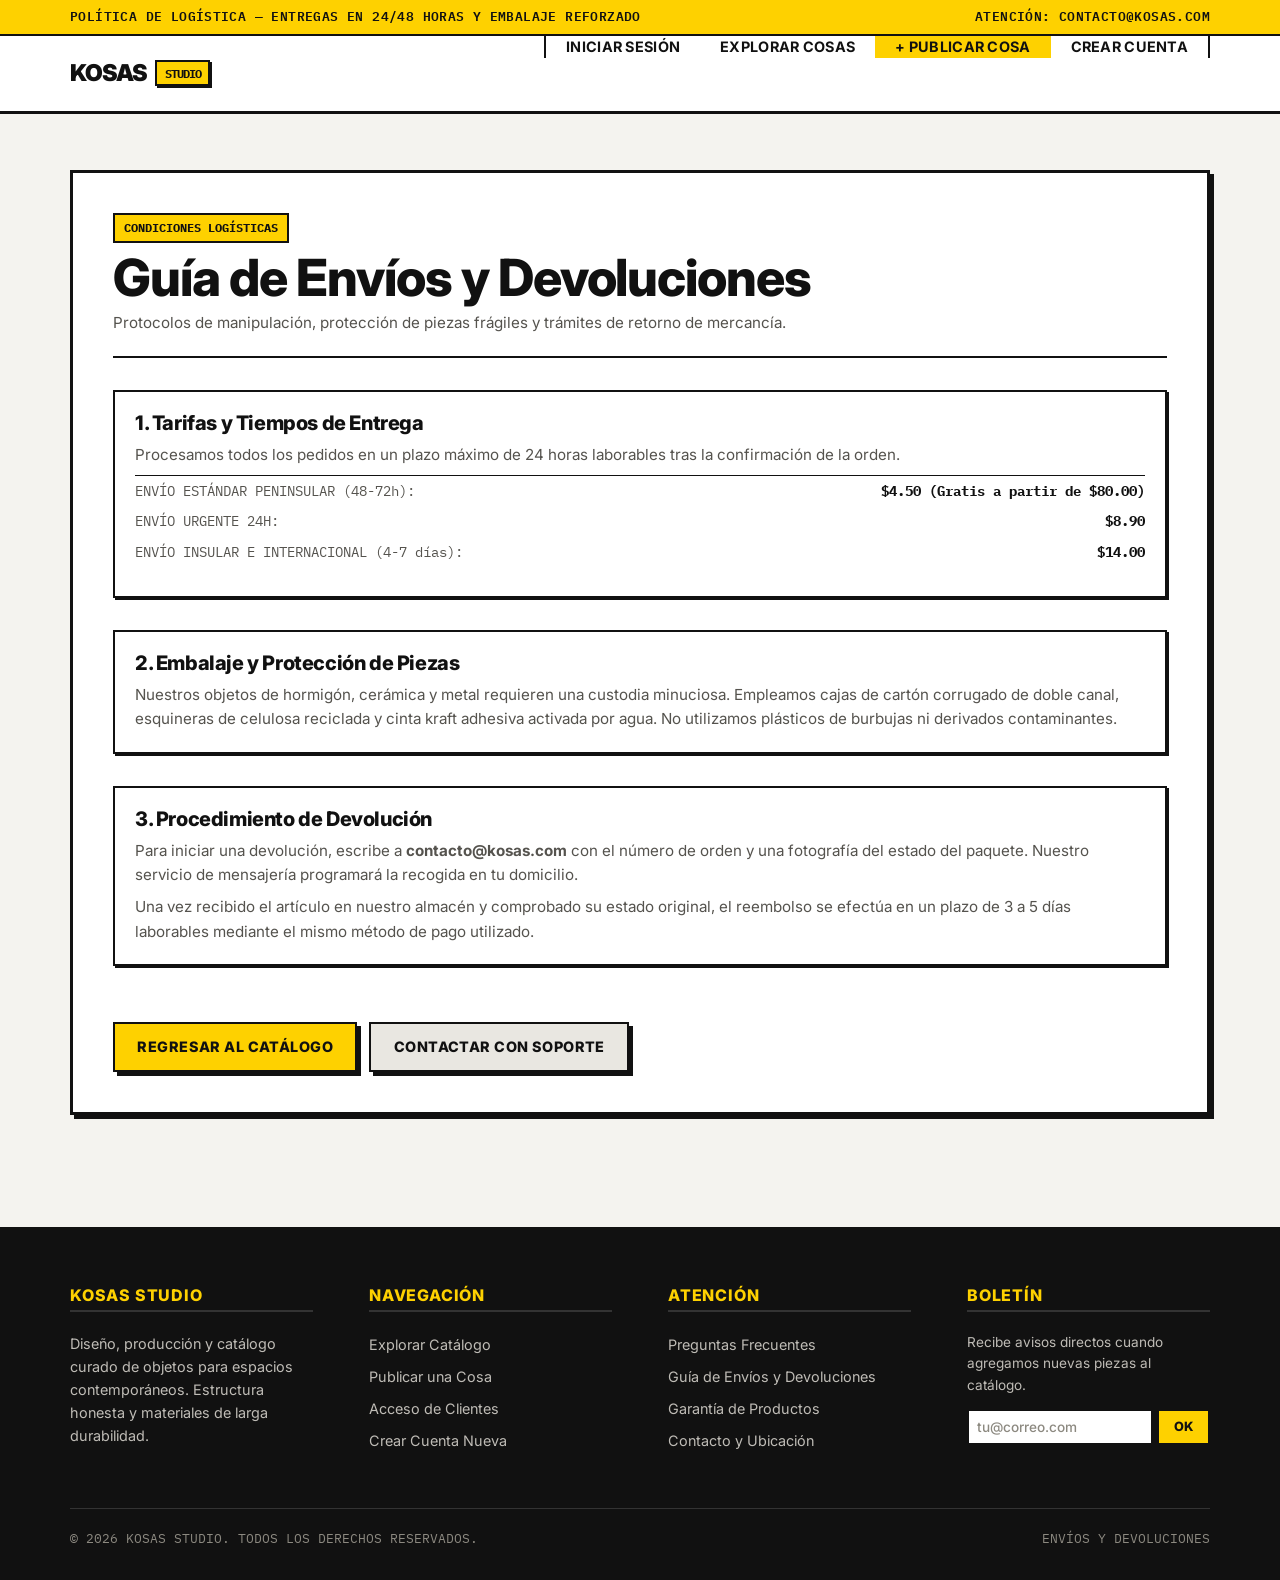
<file: pages/envios-devoluciones.html>
<!DOCTYPE html>
<html lang="es">
<head>
  <meta charset="UTF-8">
  <meta name="viewport" content="width=device-width, initial-scale=1.0">
  <title>Guía de Envíos y Devoluciones — KOSAS STUDIO</title>
  <meta name="description" content="Información detallada sobre tarifas, embalajes ecológicos y políticas de devolución en KOSAS STUDIO.">
  <link rel="stylesheet" href="../css/style.css">
</head>
<body>

  <aside class="top-notice">
    <div class="container top-notice-inner">
      <span>POLÍTICA DE LOGÍSTICA — ENTREGAS EN 24/48 HORAS Y EMBALAJE REFORZADO</span>
      <span>ATENCIÓN: CONTACTO@KOSAS.COM</span>
    </div>
  </aside>

  <header class="navbar">
    <div class="container navbar-inner">
      <a href="../index.html" class="nav-brand">
        <span>KOSAS</span>
        <span class="nav-brand-badge">STUDIO</span>
      </a>

      <nav aria-label="Navegación del sitio">
        <ul class="nav-links">
          <li><a href="../index.html" class="nav-link">Iniciar Sesión</a></li>
          <li><a href="catalogo.html" class="nav-link">Explorar Cosas</a></li>
          <li><a href="agregar-cosa.html" class="nav-link highlight">+ Publicar Cosa</a></li>
          <li><a href="registro.html" class="nav-link">Crear Cuenta</a></li>
        </ul>
      </nav>
    </div>
  </header>

  <main class="main-content">
    <div class="container">

      <div class="info-content-card">
        <div class="info-header">
          <span class="tag tag-yellow">CONDICIONES LOGÍSTICAS</span>
          <h1 style="margin-top: 0.35rem;">Guía de Envíos y Devoluciones</h1>
          <p style="margin-top: 0.25rem;">
            Protocolos de manipulación, protección de piezas frágiles y trámites de retorno de mercancía.
          </p>
        </div>

        <div style="display: flex; flex-direction: column; gap: var(--space-lg);">
          <div class="faq-card">
            <h2 style="font-size: 1.25rem; margin-bottom: 0.5rem;">1. Tarifas y Tiempos de Entrega</h2>
            <p style="margin-bottom: 0.5rem;">Procesamos todos los pedidos en un plazo máximo de 24 horas laborables tras la confirmación de la orden.</p>
            <table class="specs-table" style="font-size: 0.88rem;">
              <tr><td>ENVÍO ESTÁNDAR PENINSULAR (48-72h):</td><td>$4.50 (Gratis a partir de $80.00)</td></tr>
              <tr><td>ENVÍO URGENTE 24H:</td><td>$8.90</td></tr>
              <tr><td>ENVÍO INSULAR E INTERNACIONAL (4-7 días):</td><td>$14.00</td></tr>
            </table>
          </div>

          <div class="faq-card">
            <h2 style="font-size: 1.25rem; margin-bottom: 0.5rem;">2. Embalaje y Protección de Piezas</h2>
            <p>
              Nuestros objetos de hormigón, cerámica y metal requieren una custodia minuciosa. Empleamos cajas de cartón corrugado de doble canal, esquineras de celulosa reciclada y cinta kraft adhesiva activada por agua. No utilizamos plásticos de burbujas ni derivados contaminantes.
            </p>
          </div>

          <div class="faq-card">
            <h2 style="font-size: 1.25rem; margin-bottom: 0.5rem;">3. Procedimiento de Devolución</h2>
            <p style="margin-bottom: 0.5rem;">
              Para iniciar una devolución, escribe a <strong>contacto@kosas.com</strong> con el número de orden y una fotografía del estado del paquete. Nuestro servicio de mensajería programará la recogida en tu domicilio.
            </p>
            <p>
              Una vez recibido el artículo en nuestro almacén y comprobado su estado original, el reembolso se efectúa en un plazo de 3 a 5 días laborables mediante el mismo método de pago utilizado.
            </p>
          </div>
        </div>

        <div style="margin-top: var(--space-xl); display: flex; gap: var(--space-sm); flex-wrap: wrap;">
          <a href="catalogo.html" class="btn btn-primary">Regresar al Catálogo</a>
          <a href="contacto.html" class="btn" style="background-color: var(--color-surface-muted);">Contactar con Soporte</a>
        </div>
      </div>

    </div>
  </main>

  <footer class="footer">
    <div class="container">
      <div class="footer-columns">
        <div class="footer-col">
          <h4>KOSAS STUDIO</h4>
          <p style="color: #bfbcb6; font-size: 0.9rem; line-height: 1.6;">
            Diseño, producción y catálogo curado de objetos para espacios contemporáneos. Estructura honesta y materiales de larga durabilidad.
          </p>
        </div>

        <div class="footer-col">
          <h4>NAVEGACIÓN</h4>
          <ul class="footer-links">
            <li><a href="catalogo.html" class="footer-link">Explorar Catálogo</a></li>
            <li><a href="agregar-cosa.html" class="footer-link">Publicar una Cosa</a></li>
            <li><a href="../index.html" class="footer-link">Acceso de Clientes</a></li>
            <li><a href="registro.html" class="footer-link">Crear Cuenta Nueva</a></li>
          </ul>
        </div>

        <div class="footer-col">
          <h4>ATENCIÓN</h4>
          <ul class="footer-links">
            <li><a href="faq.html" class="footer-link">Preguntas Frecuentes</a></li>
            <li><a href="envios-devoluciones.html" class="footer-link">Guía de Envíos y Devoluciones</a></li>
            <li><a href="garantia.html" class="footer-link">Garantía de Productos</a></li>
            <li><a href="contacto.html" class="footer-link">Contacto y Ubicación</a></li>
          </ul>
        </div>

        <div class="footer-col">
          <h4>BOLETÍN</h4>
          <p style="color: #bfbcb6; font-size: 0.85rem; margin-bottom: 0.75rem;">
            Recibe avisos directos cuando agregamos nuevas piezas al catálogo.
          </p>
          <div style="display: flex; gap: 0.25rem;">
            <input type="email" placeholder="tu@correo.com" class="form-input" style="padding: 0.5rem; font-size: 0.85rem;">
            <button class="btn btn-primary btn-sm" type="button">OK</button>
          </div>
        </div>
      </div>

      <div class="footer-bottom">
        <span>© 2026 KOSAS STUDIO. TODOS LOS DERECHOS RESERVADOS.</span>
        <span>ENVÍOS Y DEVOLUCIONES</span>
      </div>
    </div>
  </footer>

</body>
</html>
</file>
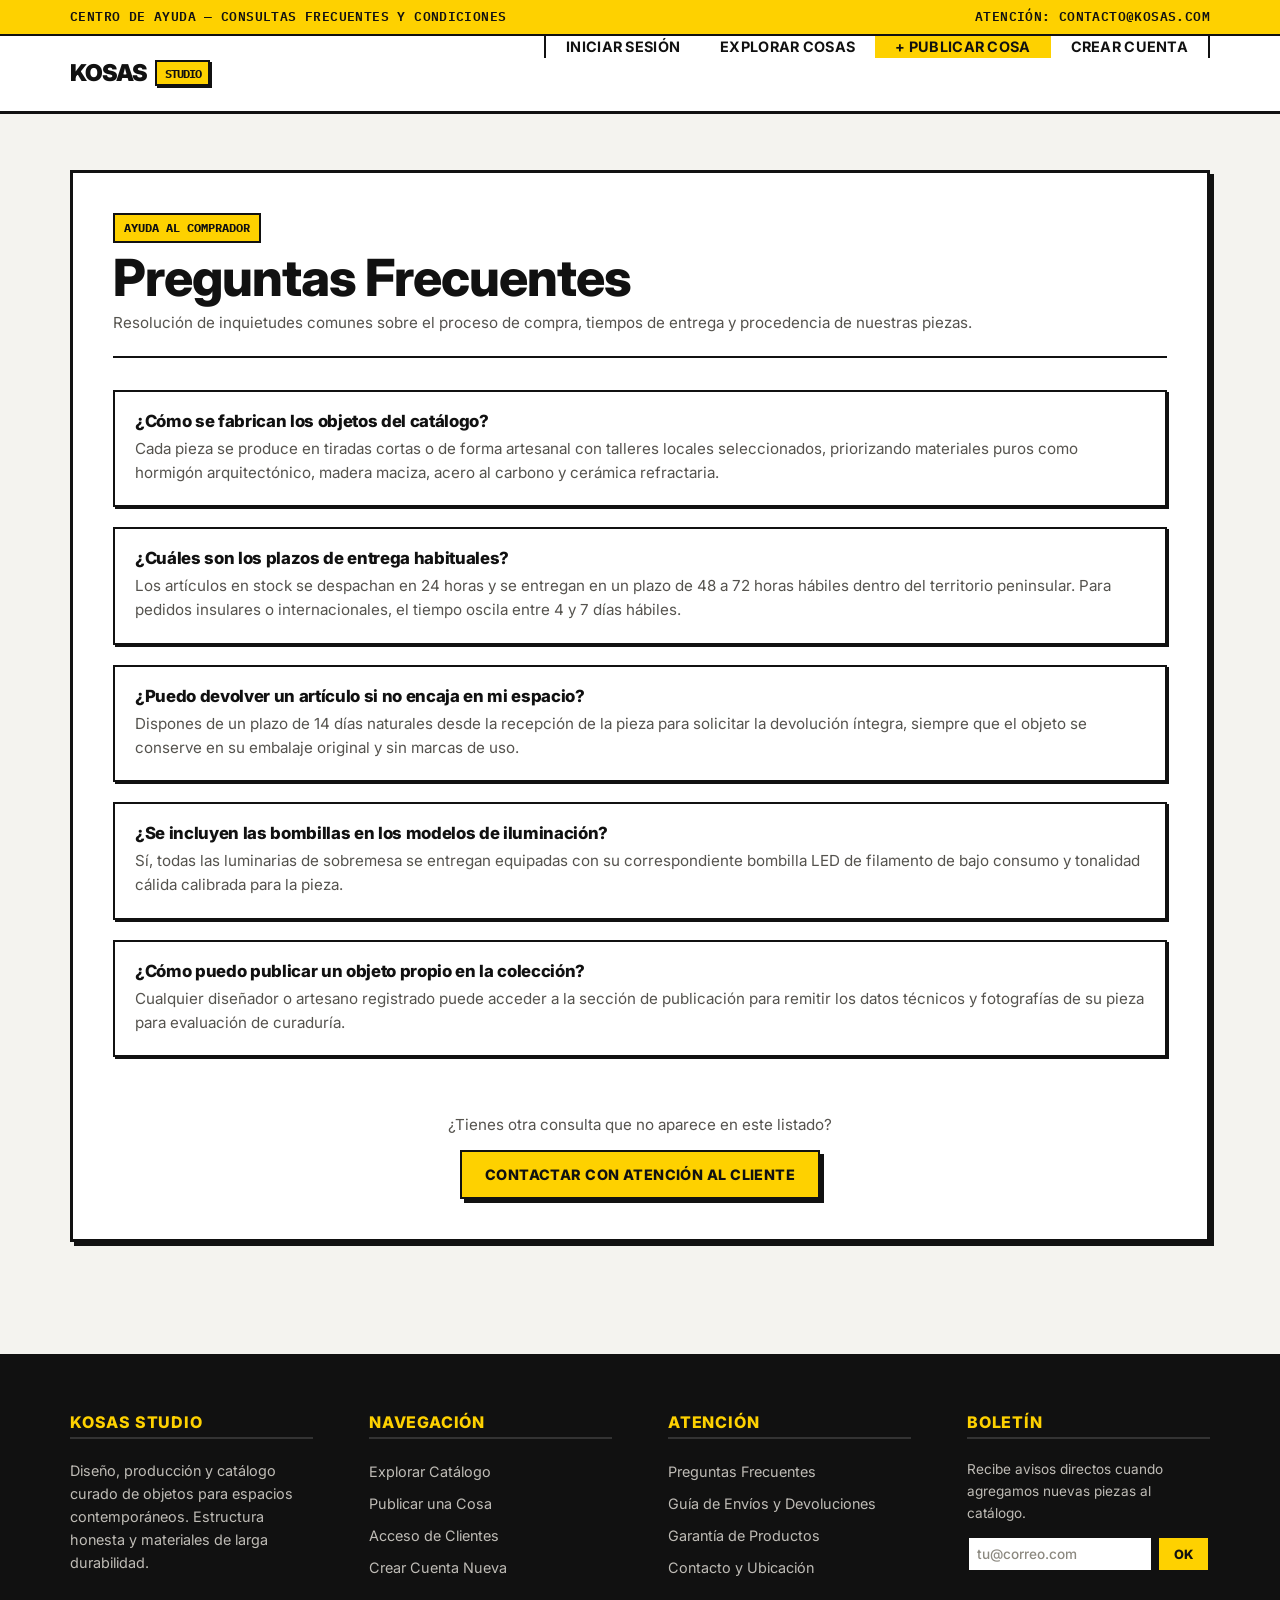
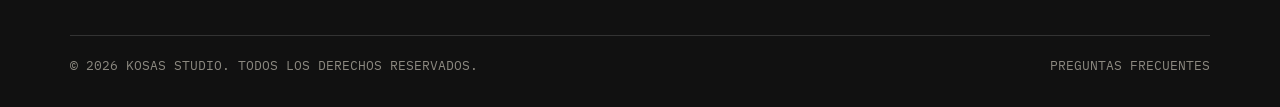
<file: pages/faq.html>
<!DOCTYPE html>
<html lang="es">
<head>
  <meta charset="UTF-8">
  <meta name="viewport" content="width=device-width, initial-scale=1.0">
  <title>Preguntas Frecuentes — KOSAS STUDIO</title>
  <meta name="description" content="Respuestas a dudas habituales sobre pedidos, materiales y catálogo de KOSAS STUDIO.">
  <link rel="stylesheet" href="../css/style.css">
</head>
<body>

  <aside class="top-notice">
    <div class="container top-notice-inner">
      <span>CENTRO DE AYUDA — CONSULTAS FRECUENTES Y CONDICIONES</span>
      <span>ATENCIÓN: CONTACTO@KOSAS.COM</span>
    </div>
  </aside>

  <header class="navbar">
    <div class="container navbar-inner">
      <a href="../index.html" class="nav-brand">
        <span>KOSAS</span>
        <span class="nav-brand-badge">STUDIO</span>
      </a>

      <nav aria-label="Navegación del sitio">
        <ul class="nav-links">
          <li><a href="../index.html" class="nav-link">Iniciar Sesión</a></li>
          <li><a href="catalogo.html" class="nav-link">Explorar Cosas</a></li>
          <li><a href="agregar-cosa.html" class="nav-link highlight">+ Publicar Cosa</a></li>
          <li><a href="registro.html" class="nav-link">Crear Cuenta</a></li>
        </ul>
      </nav>
    </div>
  </header>

  <main class="main-content">
    <div class="container">

      <div class="info-content-card">
        <div class="info-header">
          <span class="tag tag-yellow">AYUDA AL COMPRADOR</span>
          <h1 style="margin-top: 0.35rem;">Preguntas Frecuentes</h1>
          <p style="margin-top: 0.25rem;">
            Resolución de inquietudes comunes sobre el proceso de compra, tiempos de entrega y procedencia de nuestras piezas.
          </p>
        </div>

        <div class="faq-group">
          <div class="faq-card">
            <h3>¿Cómo se fabrican los objetos del catálogo?</h3>
            <p>Cada pieza se produce en tiradas cortas o de forma artesanal con talleres locales seleccionados, priorizando materiales puros como hormigón arquitectónico, madera maciza, acero al carbono y cerámica refractaria.</p>
          </div>

          <div class="faq-card">
            <h3>¿Cuáles son los plazos de entrega habituales?</h3>
            <p>Los artículos en stock se despachan en 24 horas y se entregan en un plazo de 48 a 72 horas hábiles dentro del territorio peninsular. Para pedidos insulares o internacionales, el tiempo oscila entre 4 y 7 días hábiles.</p>
          </div>

          <div class="faq-card">
            <h3>¿Puedo devolver un artículo si no encaja en mi espacio?</h3>
            <p>Dispones de un plazo de 14 días naturales desde la recepción de la pieza para solicitar la devolución íntegra, siempre que el objeto se conserve en su embalaje original y sin marcas de uso.</p>
          </div>

          <div class="faq-card">
            <h3>¿Se incluyen las bombillas en los modelos de iluminación?</h3>
            <p>Sí, todas las luminarias de sobremesa se entregan equipadas con su correspondiente bombilla LED de filamento de bajo consumo y tonalidad cálida calibrada para la pieza.</p>
          </div>

          <div class="faq-card">
            <h3>¿Cómo puedo publicar un objeto propio en la colección?</h3>
            <p>Cualquier diseñador o artesano registrado puede acceder a la sección de publicación para remitir los datos técnicos y fotografías de su pieza para evaluación de curaduría.</p>
          </div>
        </div>

        <div style="margin-top: var(--space-xl); text-align: center;">
          <p style="margin-bottom: var(--space-sm);">¿Tienes otra consulta que no aparece en este listado?</p>
          <a href="contacto.html" class="btn btn-primary">Contactar con Atención al Cliente</a>
        </div>
      </div>

    </div>
  </main>

  <footer class="footer">
    <div class="container">
      <div class="footer-columns">
        <div class="footer-col">
          <h4>KOSAS STUDIO</h4>
          <p style="color: #bfbcb6; font-size: 0.9rem; line-height: 1.6;">
            Diseño, producción y catálogo curado de objetos para espacios contemporáneos. Estructura honesta y materiales de larga durabilidad.
          </p>
        </div>

        <div class="footer-col">
          <h4>NAVEGACIÓN</h4>
          <ul class="footer-links">
            <li><a href="catalogo.html" class="footer-link">Explorar Catálogo</a></li>
            <li><a href="agregar-cosa.html" class="footer-link">Publicar una Cosa</a></li>
            <li><a href="../index.html" class="footer-link">Acceso de Clientes</a></li>
            <li><a href="registro.html" class="footer-link">Crear Cuenta Nueva</a></li>
          </ul>
        </div>

        <div class="footer-col">
          <h4>ATENCIÓN</h4>
          <ul class="footer-links">
            <li><a href="faq.html" class="footer-link">Preguntas Frecuentes</a></li>
            <li><a href="envios-devoluciones.html" class="footer-link">Guía de Envíos y Devoluciones</a></li>
            <li><a href="garantia.html" class="footer-link">Garantía de Productos</a></li>
            <li><a href="contacto.html" class="footer-link">Contacto y Ubicación</a></li>
          </ul>
        </div>

        <div class="footer-col">
          <h4>BOLETÍN</h4>
          <p style="color: #bfbcb6; font-size: 0.85rem; margin-bottom: 0.75rem;">
            Recibe avisos directos cuando agregamos nuevas piezas al catálogo.
          </p>
          <div style="display: flex; gap: 0.25rem;">
            <input type="email" placeholder="tu@correo.com" class="form-input" style="padding: 0.5rem; font-size: 0.85rem;">
            <button class="btn btn-primary btn-sm" type="button">OK</button>
          </div>
        </div>
      </div>

      <div class="footer-bottom">
        <span>© 2026 KOSAS STUDIO. TODOS LOS DERECHOS RESERVADOS.</span>
        <span>PREGUNTAS FRECUENTES</span>
      </div>
    </div>
  </footer>

</body>
</html>
</file>
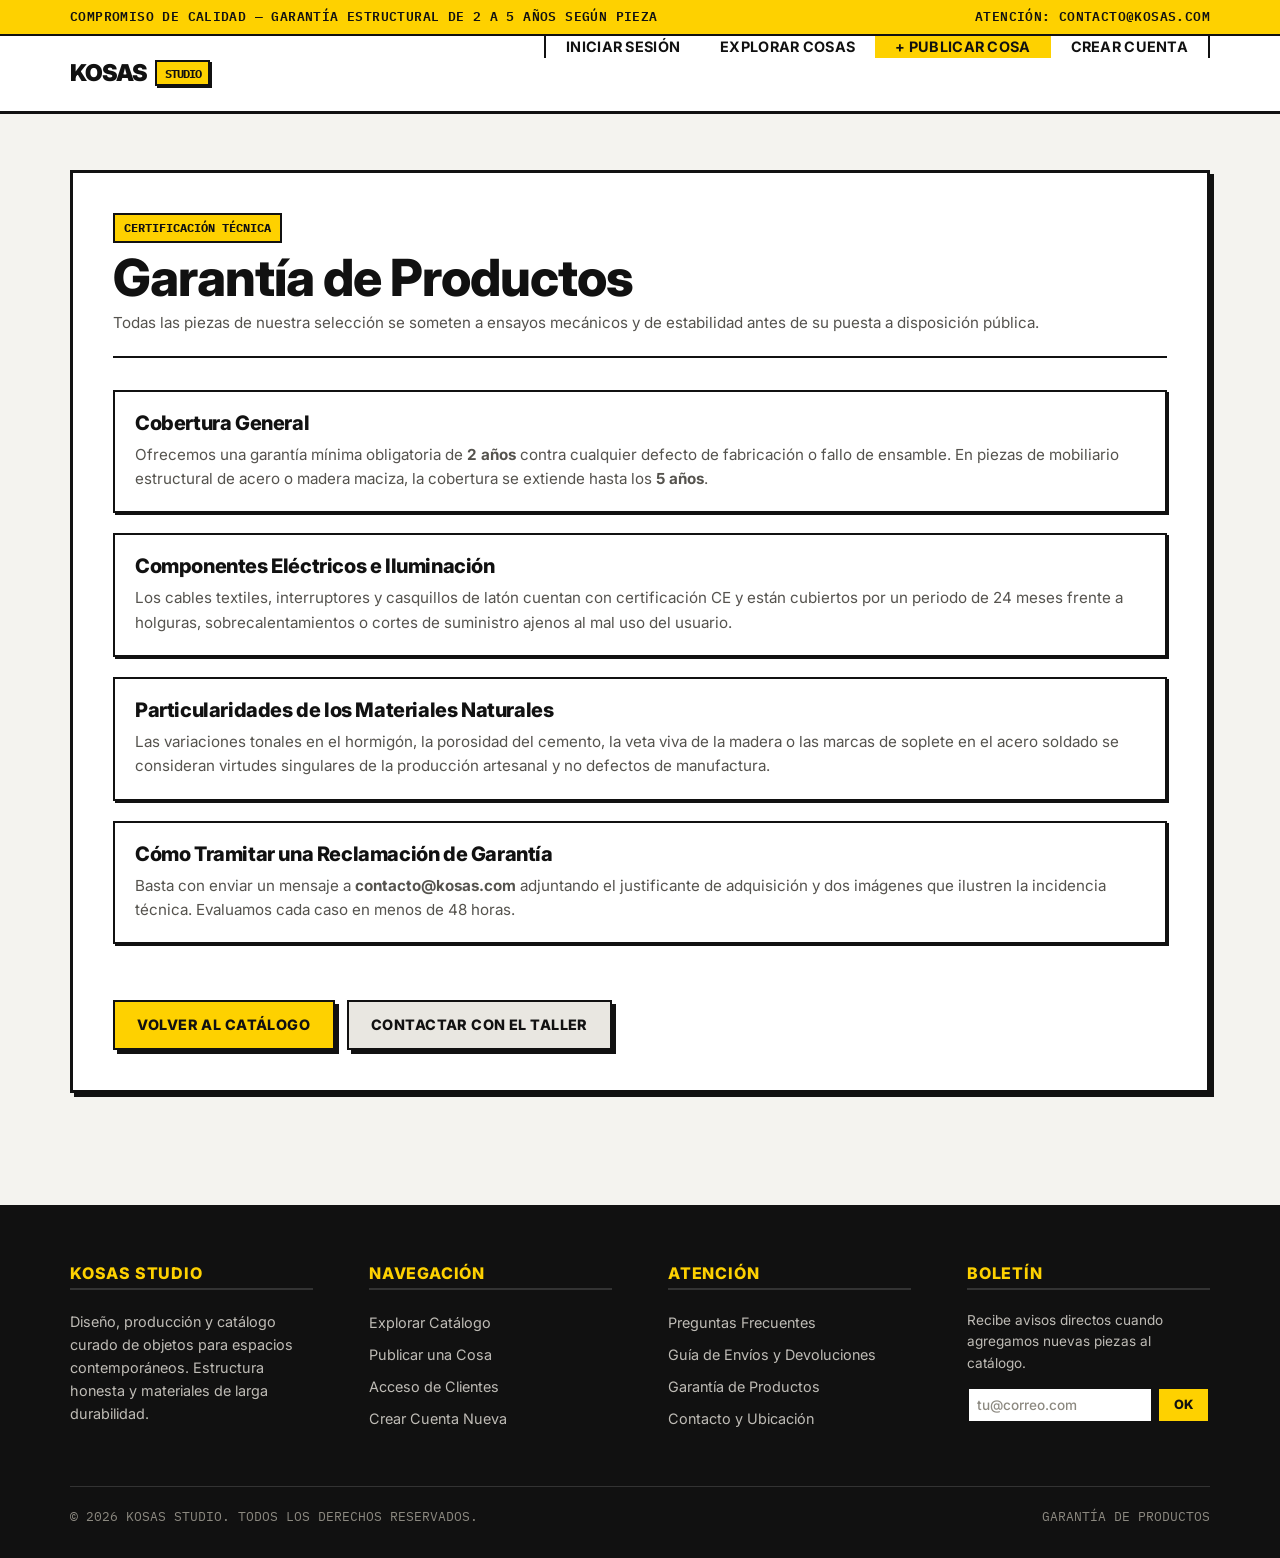
<file: pages/garantia.html>
<!DOCTYPE html>
<html lang="es">
<head>
  <meta charset="UTF-8">
  <meta name="viewport" content="width=device-width, initial-scale=1.0">
  <title>Garantía de Productos — KOSAS STUDIO</title>
  <meta name="description" content="Términos y cobertura de garantía técnica para todos los objetos del catálogo de KOSAS STUDIO.">
  <link rel="stylesheet" href="../css/style.css">
</head>
<body>

  <aside class="top-notice">
    <div class="container top-notice-inner">
      <span>COMPROMISO DE CALIDAD — GARANTÍA ESTRUCTURAL DE 2 A 5 AÑOS SEGÚN PIEZA</span>
      <span>ATENCIÓN: CONTACTO@KOSAS.COM</span>
    </div>
  </aside>

  <header class="navbar">
    <div class="container navbar-inner">
      <a href="../index.html" class="nav-brand">
        <span>KOSAS</span>
        <span class="nav-brand-badge">STUDIO</span>
      </a>

      <nav aria-label="Navegación del sitio">
        <ul class="nav-links">
          <li><a href="../index.html" class="nav-link">Iniciar Sesión</a></li>
          <li><a href="catalogo.html" class="nav-link">Explorar Cosas</a></li>
          <li><a href="agregar-cosa.html" class="nav-link highlight">+ Publicar Cosa</a></li>
          <li><a href="registro.html" class="nav-link">Crear Cuenta</a></li>
        </ul>
      </nav>
    </div>
  </header>

  <main class="main-content">
    <div class="container">

      <div class="info-content-card">
        <div class="info-header">
          <span class="tag tag-yellow">CERTIFICACIÓN TÉCNICA</span>
          <h1 style="margin-top: 0.35rem;">Garantía de Productos</h1>
          <p style="margin-top: 0.25rem;">
            Todas las piezas de nuestra selección se someten a ensayos mecánicos y de estabilidad antes de su puesta a disposición pública.
          </p>
        </div>

        <div style="display: flex; flex-direction: column; gap: var(--space-md);">
          <div class="faq-card">
            <h2 style="font-size: 1.25rem; margin-bottom: 0.5rem;">Cobertura General</h2>
            <p>
              Ofrecemos una garantía mínima obligatoria de <strong>2 años</strong> contra cualquier defecto de fabricación o fallo de ensamble. En piezas de mobiliario estructural de acero o madera maciza, la cobertura se extiende hasta los <strong>5 años</strong>.
            </p>
          </div>

          <div class="faq-card">
            <h2 style="font-size: 1.25rem; margin-bottom: 0.5rem;">Componentes Eléctricos e Iluminación</h2>
            <p>
              Los cables textiles, interruptores y casquillos de latón cuentan con certificación CE y están cubiertos por un periodo de 24 meses frente a holguras, sobrecalentamientos o cortes de suministro ajenos al mal uso del usuario.
            </p>
          </div>

          <div class="faq-card">
            <h2 style="font-size: 1.25rem; margin-bottom: 0.5rem;">Particularidades de los Materiales Naturales</h2>
            <p>
              Las variaciones tonales en el hormigón, la porosidad del cemento, la veta viva de la madera o las marcas de soplete en el acero soldado se consideran virtudes singulares de la producción artesanal y no defectos de manufactura.
            </p>
          </div>

          <div class="faq-card">
            <h2 style="font-size: 1.25rem; margin-bottom: 0.5rem;">Cómo Tramitar una Reclamación de Garantía</h2>
            <p>
              Basta con enviar un mensaje a <strong>contacto@kosas.com</strong> adjuntando el justificante de adquisición y dos imágenes que ilustren la incidencia técnica. Evaluamos cada caso en menos de 48 horas.
            </p>
          </div>
        </div>

        <div style="margin-top: var(--space-xl); display: flex; gap: var(--space-sm); flex-wrap: wrap;">
          <a href="catalogo.html" class="btn btn-primary">Volver al Catálogo</a>
          <a href="contacto.html" class="btn" style="background-color: var(--color-surface-muted);">Contactar con el Taller</a>
        </div>
      </div>

    </div>
  </main>

  <footer class="footer">
    <div class="container">
      <div class="footer-columns">
        <div class="footer-col">
          <h4>KOSAS STUDIO</h4>
          <p style="color: #bfbcb6; font-size: 0.9rem; line-height: 1.6;">
            Diseño, producción y catálogo curado de objetos para espacios contemporáneos. Estructura honesta y materiales de larga durabilidad.
          </p>
        </div>

        <div class="footer-col">
          <h4>NAVEGACIÓN</h4>
          <ul class="footer-links">
            <li><a href="catalogo.html" class="footer-link">Explorar Catálogo</a></li>
            <li><a href="agregar-cosa.html" class="footer-link">Publicar una Cosa</a></li>
            <li><a href="../index.html" class="footer-link">Acceso de Clientes</a></li>
            <li><a href="registro.html" class="footer-link">Crear Cuenta Nueva</a></li>
          </ul>
        </div>

        <div class="footer-col">
          <h4>ATENCIÓN</h4>
          <ul class="footer-links">
            <li><a href="faq.html" class="footer-link">Preguntas Frecuentes</a></li>
            <li><a href="envios-devoluciones.html" class="footer-link">Guía de Envíos y Devoluciones</a></li>
            <li><a href="garantia.html" class="footer-link">Garantía de Productos</a></li>
            <li><a href="contacto.html" class="footer-link">Contacto y Ubicación</a></li>
          </ul>
        </div>

        <div class="footer-col">
          <h4>BOLETÍN</h4>
          <p style="color: #bfbcb6; font-size: 0.85rem; margin-bottom: 0.75rem;">
            Recibe avisos directos cuando agregamos nuevas piezas al catálogo.
          </p>
          <div style="display: flex; gap: 0.25rem;">
            <input type="email" placeholder="tu@correo.com" class="form-input" style="padding: 0.5rem; font-size: 0.85rem;">
            <button class="btn btn-primary btn-sm" type="button">OK</button>
          </div>
        </div>
      </div>

      <div class="footer-bottom">
        <span>© 2026 KOSAS STUDIO. TODOS LOS DERECHOS RESERVADOS.</span>
        <span>GARANTÍA DE PRODUCTOS</span>
      </div>
    </div>
  </footer>

</body>
</html>
</file>
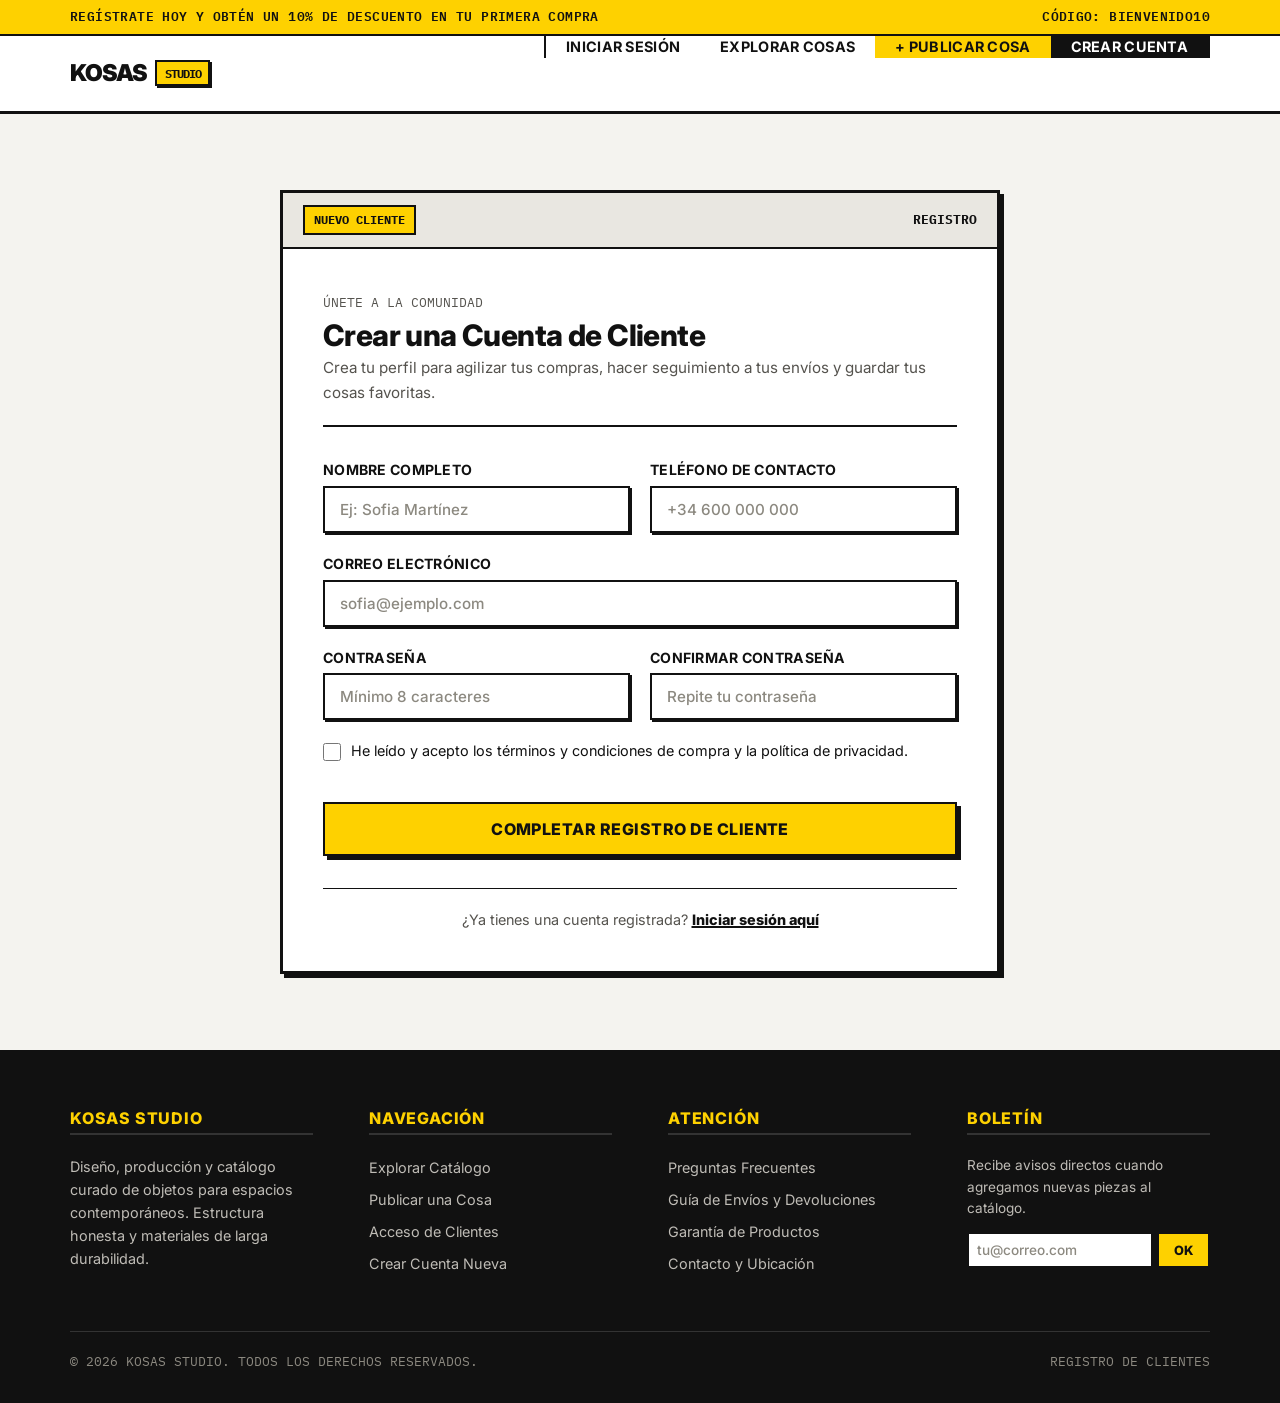
<file: pages/registro.html>
<!DOCTYPE html>
<html lang="es">
<head>
  <meta charset="UTF-8">
  <meta name="viewport" content="width=device-width, initial-scale=1.0">
  <title>Crear Cuenta — KOSAS STUDIO</title>
  <meta name="description" content="Regístrate como cliente en KOSAS para acceder a lanzamientos exclusivos y guardar tus objetos favoritos.">
  <link rel="stylesheet" href="../css/style.css">
</head>
<body>

  <aside class="top-notice">
    <div class="container top-notice-inner">
      <span>REGÍSTRATE HOY Y OBTÉN UN 10% DE DESCUENTO EN TU PRIMERA COMPRA</span>
      <span>CÓDIGO: BIENVENIDO10</span>
    </div>
  </aside>

  <header class="navbar">
    <div class="container navbar-inner">
      <a href="../index.html" class="nav-brand">
        <span>KOSAS</span>
        <span class="nav-brand-badge">STUDIO</span>
      </a>

      <nav aria-label="Navegación del sitio">
        <ul class="nav-links">
          <li><a href="../index.html" class="nav-link">Iniciar Sesión</a></li>
          <li><a href="catalogo.html" class="nav-link">Explorar Cosas</a></li>
          <li><a href="agregar-cosa.html" class="nav-link highlight">+ Publicar Cosa</a></li>
          <li><a href="registro.html" class="nav-link active">Crear Cuenta</a></li>
        </ul>
      </nav>
    </div>
  </header>

  <main class="main-content">
    <div class="container panel-wrapper">

      <div class="form-panel-wide b-card">
        
        <div class="card-header">
          <span class="tag tag-yellow">NUEVO CLIENTE</span>
          <span class="mono" style="font-size: 0.8rem; font-weight: 700;">REGISTRO</span>
        </div>

        <div class="card-body" style="padding: clamp(1.5rem, 3.5vw, 2.5rem);">
          
          <div class="form-header-area">
            <span class="mono" style="font-size: 0.8rem; color: var(--color-text-muted);">ÚNETE A LA COMUNIDAD</span>
            <h1>Crear una Cuenta de Cliente</h1>
            <p style="margin-top: 0.25rem;">
              Crea tu perfil para agilizar tus compras, hacer seguimiento a tus envíos y guardar tus cosas favoritas.
            </p>
          </div>

          <form action="../index.html" method="GET">
            
            <div class="form-grid-2">
              <div class="form-group">
                <label for="nombre" class="form-label">Nombre Completo</label>
                <input 
                  type="text" 
                  id="nombre" 
                  name="nombre" 
                  class="form-input" 
                  placeholder="Ej: Sofia Martínez" 
                  required
                >
              </div>

              <div class="form-group">
                <label for="telefono" class="form-label">Teléfono de Contacto</label>
                <input 
                  type="tel" 
                  id="telefono" 
                  name="telefono" 
                  class="form-input mono" 
                  placeholder="+34 600 000 000"
                >
              </div>
            </div>

            <div class="form-group">
              <label for="correo" class="form-label">Correo Electrónico</label>
              <input 
                type="email" 
                id="correo" 
                name="correo" 
                class="form-input" 
                placeholder="sofia@ejemplo.com" 
                required
              >
            </div>

            <div class="form-grid-2">
              <div class="form-group">
                <label for="pass1" class="form-label">Contraseña</label>
                <input 
                  type="password" 
                  id="pass1" 
                  name="pass1" 
                  class="form-input" 
                  placeholder="Mínimo 8 caracteres" 
                  required
                >
              </div>

              <div class="form-group">
                <label for="pass2" class="form-label">Confirmar Contraseña</label>
                <input 
                  type="password" 
                  id="pass2" 
                  name="pass2" 
                  class="form-input" 
                  placeholder="Repite tu contraseña" 
                  required
                >
              </div>
            </div>

            <div class="form-group">
              <label class="form-check">
                <input type="checkbox" name="terminos" required>
                <span>He leído y acepto los términos y condiciones de compra y la política de privacidad.</span>
              </label>
            </div>

            <button type="submit" class="btn btn-primary btn-block" style="padding: 0.95rem; margin-top: var(--space-md); font-size: 1rem;">
              Completar Registro de Cliente
            </button>

          </form>

          <div class="form-footer-nav">
            ¿Ya tienes una cuenta registrada? 
            <a href="../index.html">Iniciar sesión aquí</a>
          </div>

        </div>

      </div>

    </div>
  </main>

  <footer class="footer">
    <div class="container">
      <div class="footer-columns">
        <div class="footer-col">
          <h4>KOSAS STUDIO</h4>
          <p style="color: #bfbcb6; font-size: 0.9rem; line-height: 1.6;">
            Diseño, producción y catálogo curado de objetos para espacios contemporáneos. Estructura honesta y materiales de larga durabilidad.
          </p>
        </div>

        <div class="footer-col">
          <h4>NAVEGACIÓN</h4>
          <ul class="footer-links">
            <li><a href="catalogo.html" class="footer-link">Explorar Catálogo</a></li>
            <li><a href="agregar-cosa.html" class="footer-link">Publicar una Cosa</a></li>
            <li><a href="../index.html" class="footer-link">Acceso de Clientes</a></li>
            <li><a href="registro.html" class="footer-link">Crear Cuenta Nueva</a></li>
          </ul>
        </div>

        <div class="footer-col">
          <h4>ATENCIÓN</h4>
          <ul class="footer-links">
            <li><a href="faq.html" class="footer-link">Preguntas Frecuentes</a></li>
            <li><a href="envios-devoluciones.html" class="footer-link">Guía de Envíos y Devoluciones</a></li>
            <li><a href="garantia.html" class="footer-link">Garantía de Productos</a></li>
            <li><a href="contacto.html" class="footer-link">Contacto y Ubicación</a></li>
          </ul>
        </div>

        <div class="footer-col">
          <h4>BOLETÍN</h4>
          <p style="color: #bfbcb6; font-size: 0.85rem; margin-bottom: 0.75rem;">
            Recibe avisos directos cuando agregamos nuevas piezas al catálogo.
          </p>
          <div style="display: flex; gap: 0.25rem;">
            <input type="email" placeholder="tu@correo.com" class="form-input" style="padding: 0.5rem; font-size: 0.85rem;">
            <button class="btn btn-primary btn-sm" type="button">OK</button>
          </div>
        </div>
      </div>

      <div class="footer-bottom">
        <span>© 2026 KOSAS STUDIO. TODOS LOS DERECHOS RESERVADOS.</span>
        <span>REGISTRO DE CLIENTES</span>
      </div>
    </div>
  </footer>

</body>
</html>
</file>
<file: css/style.css>
@import url('./base.css');
@import url('./components.css');
@import url('./pages.css');
</file>
